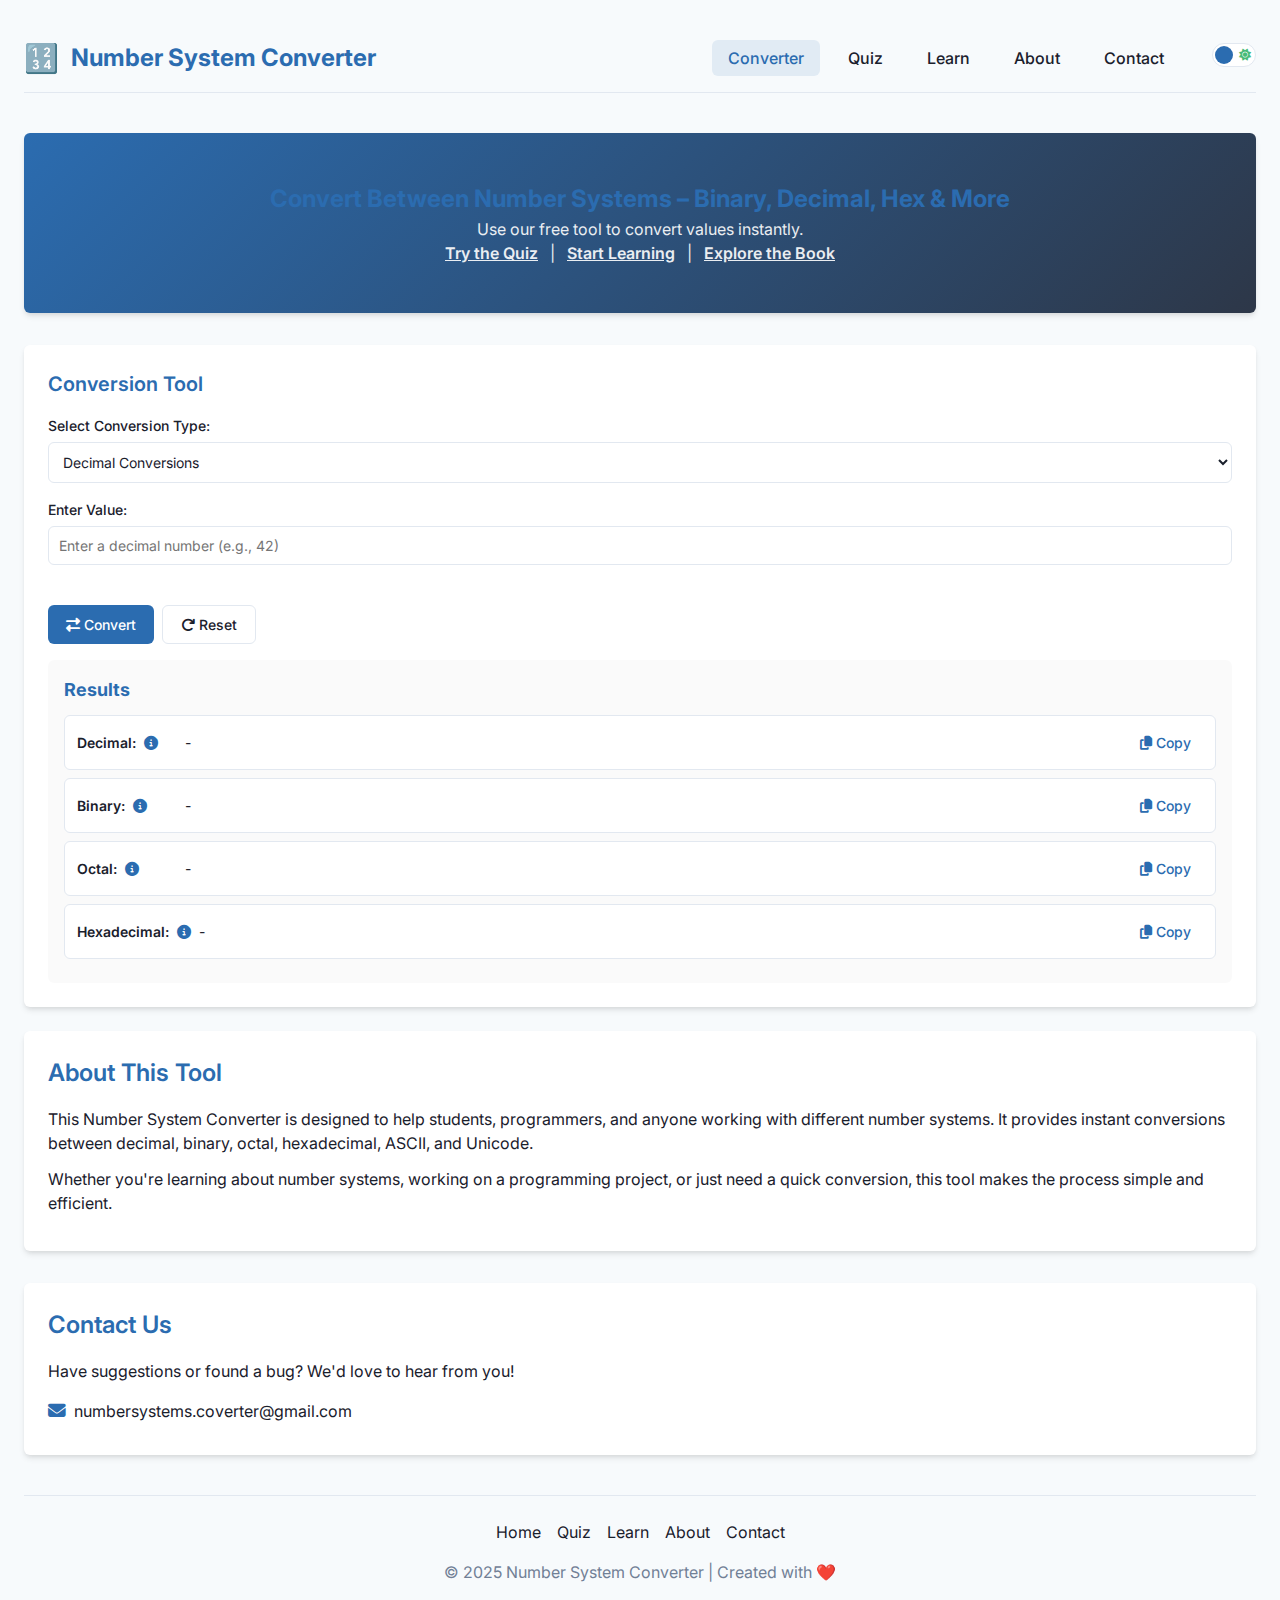
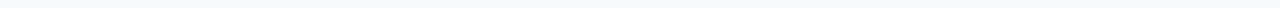
<file: index.html>
<!DOCTYPE html>
<html lang="en">
<head>
  <meta charset="UTF-8" />
  <meta name="viewport" content="width=device-width, initial-scale=1.0" />

  <title>Number System Converter | Binary, Decimal, Hex & More</title>

  <!-- SEO Meta Tags -->
  <meta name="description" content="Convert between binary, decimal, hexadecimal, octal, ASCII, and Unicode with our free tool. Learn, quiz, and explore number systems easily.">
  <meta name="keywords" content="Number System Converter, Binary to Decimal, Decimal to Hex, Hexadecimal, Octal, ASCII, Unicode, Number System Quiz, Learn Number Systems, Convert Numbers Online">
  <meta name="author" content="Fatema">
  <meta name="robots" content="index, follow" />
  <link rel="canonical" href="https://numbersystems.fattah.xyz/" />

  <!-- Google Verification -->
  <meta name="google-site-verification" content="0BHWTG-zSMTlhV0ss-3LLmT5tR9ZDhRiJmm3hHairBU" />

  <!-- Open Graph (Social Sharing) -->
  <meta property="og:title" content="Number System Converter - Free Online Tool" />
  <meta property="og:description" content="Convert between binary, decimal, hex, octal, ASCII & Unicode. Includes quizzes and learning guides." />
  <meta property="og:type" content="website" />
  <meta property="og:url" content="https://numbersystems.fattah.xyz/" />
  <meta property="og:image" content="https://numbersystems.fattah.xyz/cover.png" /> <!-- Replace if needed -->

  <!-- Twitter Card -->
  <meta name="twitter:card" content="summary_large_image" />
  <meta name="twitter:title" content="Number System Converter - Fast & Easy Tool" />
  <meta name="twitter:description" content="Convert and learn number systems: binary, decimal, hexadecimal & more." />
  <meta name="twitter:image" content="https://numbersystems.fattah.xyz/cover.png" />

  <!-- Favicon -->
  <link rel="icon" type="image/emoji" href="data:image/svg+xml,<svg xmlns=%22http://www.w3.org/2000/svg%22 viewBox=%220 0 100 100%22><text y=%22.9em%22 font-size=%2290%22>🔢</text></svg>">

  <!-- Fonts & Styles -->
  <link rel="preconnect" href="https://fonts.googleapis.com" />
  <link rel="preconnect" href="https://fonts.gstatic.com" crossorigin />
  <link href="https://fonts.googleapis.com/css2?family=Inter:wght@400;500;600;700&family=JetBrains+Mono:wght@400;600&family=Poppins:wght@300;400;500;600;700&display=swap" rel="stylesheet" />
  <link rel="stylesheet" href="https://cdnjs.cloudflare.com/ajax/libs/font-awesome/6.4.0/css/all.min.css" />
  <link rel="stylesheet" href="styles.css" />
  
  <!-- Pinterest tag -->
  <meta name="p:domain_verify" content="91960da19d62f7524ac56b4a70316d74"/>
  <meta name="p:domain_verify" content="91960da19d62f7524ac56b4a70316d74"/>
  
  <!-- AdSense -->
  <script async src="https://pagead2.googlesyndication.com/pagead/js/adsbygoogle.js?client=ca-pub-9073681227078811" crossorigin="anonymous"></script>
  <!-- Google tag (gtag.js) -->
<script async src="https://www.googletagmanager.com/gtag/js?id=G-TX4M03FGCB"></script>
<script>
  window.dataLayer = window.dataLayer || [];
  function gtag(){dataLayer.push(arguments);}
  gtag('js', new Date());

  gtag('config', 'G-TX4M03FGCB');
</script>
</head>


 <body>
    <div class="container">
        <header class="site-header">
            <div class="logo-container">
                <div class="logo">🔢</div>
                <h1>Number System Converter</h1>
            </div>
            <nav class="main-nav">
                <ul>
                    <li><a href="index.html" class="active">Converter</a></li>
                    <li><a href="quiz.html">Quiz</a></li>
                    <li><a href="learn.html">Learn</a></li>
                    <li><a href="#about">About</a></li>
                    <li><a href="#contact">Contact</a></li>
                </ul>
            </nav>
            <div class="theme-toggle">
                <input type="checkbox" id="theme-toggle-checkbox">
                <label for="theme-toggle-checkbox" class="toggle-label">
                    <i class="fas fa-moon"></i>
                    <i class="fas fa-sun"></i>
                    <div class="toggle-ball"></div>
                </label>
            </div>
        </header>

        <section class="hero-section">
  <div class="hero-content">
    <h1>Convert Between Number Systems – Binary, Decimal, Hex & More</h1>
    <p>
      Use our free tool to convert values instantly.<br />
      <a href="quiz.html" class="hero-link">Try the Quiz</a> |
      <a href="learn.html" class="hero-link">Start Learning</a> |
      <a href="https://amzn.to/4fUGDnO" class="hero-link" target="_blank" rel="noopener noreferrer">Explore the Book</a>
    </p>
  </div>
</section>


        <main>
            <div class="converter-card">
                <div class="converter-header">
                    <h2>Conversion Tool</h2>
                </div>
                
                <div class="conversion-type">
                    <label for="conversion-select">Select Conversion Type:</label>
                    <select id="conversion-select">
                        <option value="decimal">Decimal Conversions</option>
                        <option value="binary">Binary Conversions</option>
                        <option value="octal">Octal Conversions</option>
                        <option value="hexadecimal">Hexadecimal Conversions</option>
                        <option value="ascii">ASCII ↔ Binary</option>
                        <option value="unicode">Unicode ↔ Binary</option>
                    </select>
                </div>

                <div class="input-section">
                    <label for="input-value">Enter Value:</label>
                    <input type="text" id="input-value" placeholder="Enter a value to convert">
                    <div class="error-message" id="error-message"></div>
                </div>

                <div class="buttons">
                    <button id="convert-btn" class="primary-btn"><i class="fas fa-exchange-alt"></i> Convert</button>
                    <!-- Add after the convert button -->
                    <div id="conversion-spinner" class="spinner"></div>
                    <button id="reset-btn" class="secondary-btn"><i class="fas fa-redo"></i> Reset</button>
                    <button id="back-to-top" class="back-to-top">Back to Top</button>
                </div>

                <div class="results-section">
                    <h3>Results</h3>
                    <div class="result-container" id="decimal-result">
                        <div class="result-label">
                            Decimal:
                            <span class="tooltip-icon" data-tooltip="Base-10 number system using digits 0-9. The standard number system used in everyday life.">
                                <i class="fas fa-info-circle"></i>
                            </span>
                        </div>
                        <div class="result-value" id="decimal-value">-</div>
                        <button class="copy-btn" data-result="decimal-value" title="Copy result">
                            <i class="fas fa-copy"></i> Copy
                        </button>
                    </div>
                    <div class="result-container" id="binary-result">
                        <div class="result-label">
                            Binary:
                            <span class="tooltip-icon" data-tooltip="Base-2 number system using only 0 and 1. Used by computers for all internal operations.">
                                <i class="fas fa-info-circle"></i>
                            </span>
                        </div>
                        <div class="result-value" id="binary-value">-</div>
                        <button class="copy-btn" data-result="binary-value" title="Copy result">
                            <i class="fas fa-copy"></i> Copy
                        </button>
                    </div>
                    <div class="result-container" id="octal-result">
                        <div class="result-label">
                            Octal:
                            <span class="tooltip-icon" data-tooltip="Base-8 number system using digits 0-7. Historically used in computing as a more concise way to represent binary.">
                                <i class="fas fa-info-circle"></i>
                            </span>
                        </div>
                        <div class="result-value" id="octal-value">-</div>
                        <button class="copy-btn" data-result="octal-value" title="Copy result">
                            <i class="fas fa-copy"></i> Copy
                        </button>
                    </div>
                    <div class="result-container" id="hexadecimal-result">
                        <div class="result-label">
                            Hexadecimal:
                            <span class="tooltip-icon" data-tooltip="Base-16 number system using digits 0-9 and letters A-F. Commonly used in computing for memory addresses and color codes.">
                                <i class="fas fa-info-circle"></i>
                            </span>
                        </div>
                        <div class="result-value" id="hexadecimal-value">-</div>
                        <button class="copy-btn" data-result="hexadecimal-value" title="Copy result">
                            <i class="fas fa-copy"></i> Copy
                        </button>
                    </div>
                    <div class="result-container" id="ascii-result">
                        <div class="result-label">
                            ASCII/Text:
                            <span class="tooltip-icon" data-tooltip="ASCII is a character encoding standard that assigns numerical values to letters, digits, and other characters. Each character is represented by 7 or 8 bits.">
                                <i class="fas fa-info-circle"></i>
                            </span>
                        </div>
                        <div class="result-value" id="ascii-value">-</div>
                        <button class="copy-btn" data-result="ascii-value" title="Copy result">
                            <i class="fas fa-copy"></i> Copy
                        </button>
                    </div>
                </div>
            </div>
        </main>

        <section id="about" class="about-section">
            <div class="section-card">
                <h2>About This Tool</h2>
                <p>This Number System Converter is designed to help students, programmers, and anyone working with different number systems. It provides instant conversions between decimal, binary, octal, hexadecimal, ASCII, and Unicode.</p>
                <p>Whether you're learning about number systems, working on a programming project, or just need a quick conversion, this tool makes the process simple and efficient.</p>
            </div>
        </section>

        <section id="contact" class="contact-section">
            <div class="section-card">
                <h2>Contact Us</h2>
                <p>Have suggestions or found a bug? We'd love to hear from you!</p>
                <div class="contact-info">
                    <div class="contact-item">
                        <i class="fas fa-envelope"></i>
                        <span>numbersystems.coverter@gmail.com</span>
                    </div>
                </div>
            </div>
        </section>

        <footer>
            <div class="footer-content">
                <div class="footer-links">
                    <a href="index.html">Home</a>
                    <a href="quiz.html">Quiz</a>
                    <a href="learn.html">Learn</a>
                    <a href="#about">About</a>
                    <a href="#contact">Contact</a>
                </div>
                <p>© 2025 Number System Converter | Created with ❤️</p>
            </div>
        </footer>
    </div>

    <script src="script.js"></script>
</body>
</html>
</file>
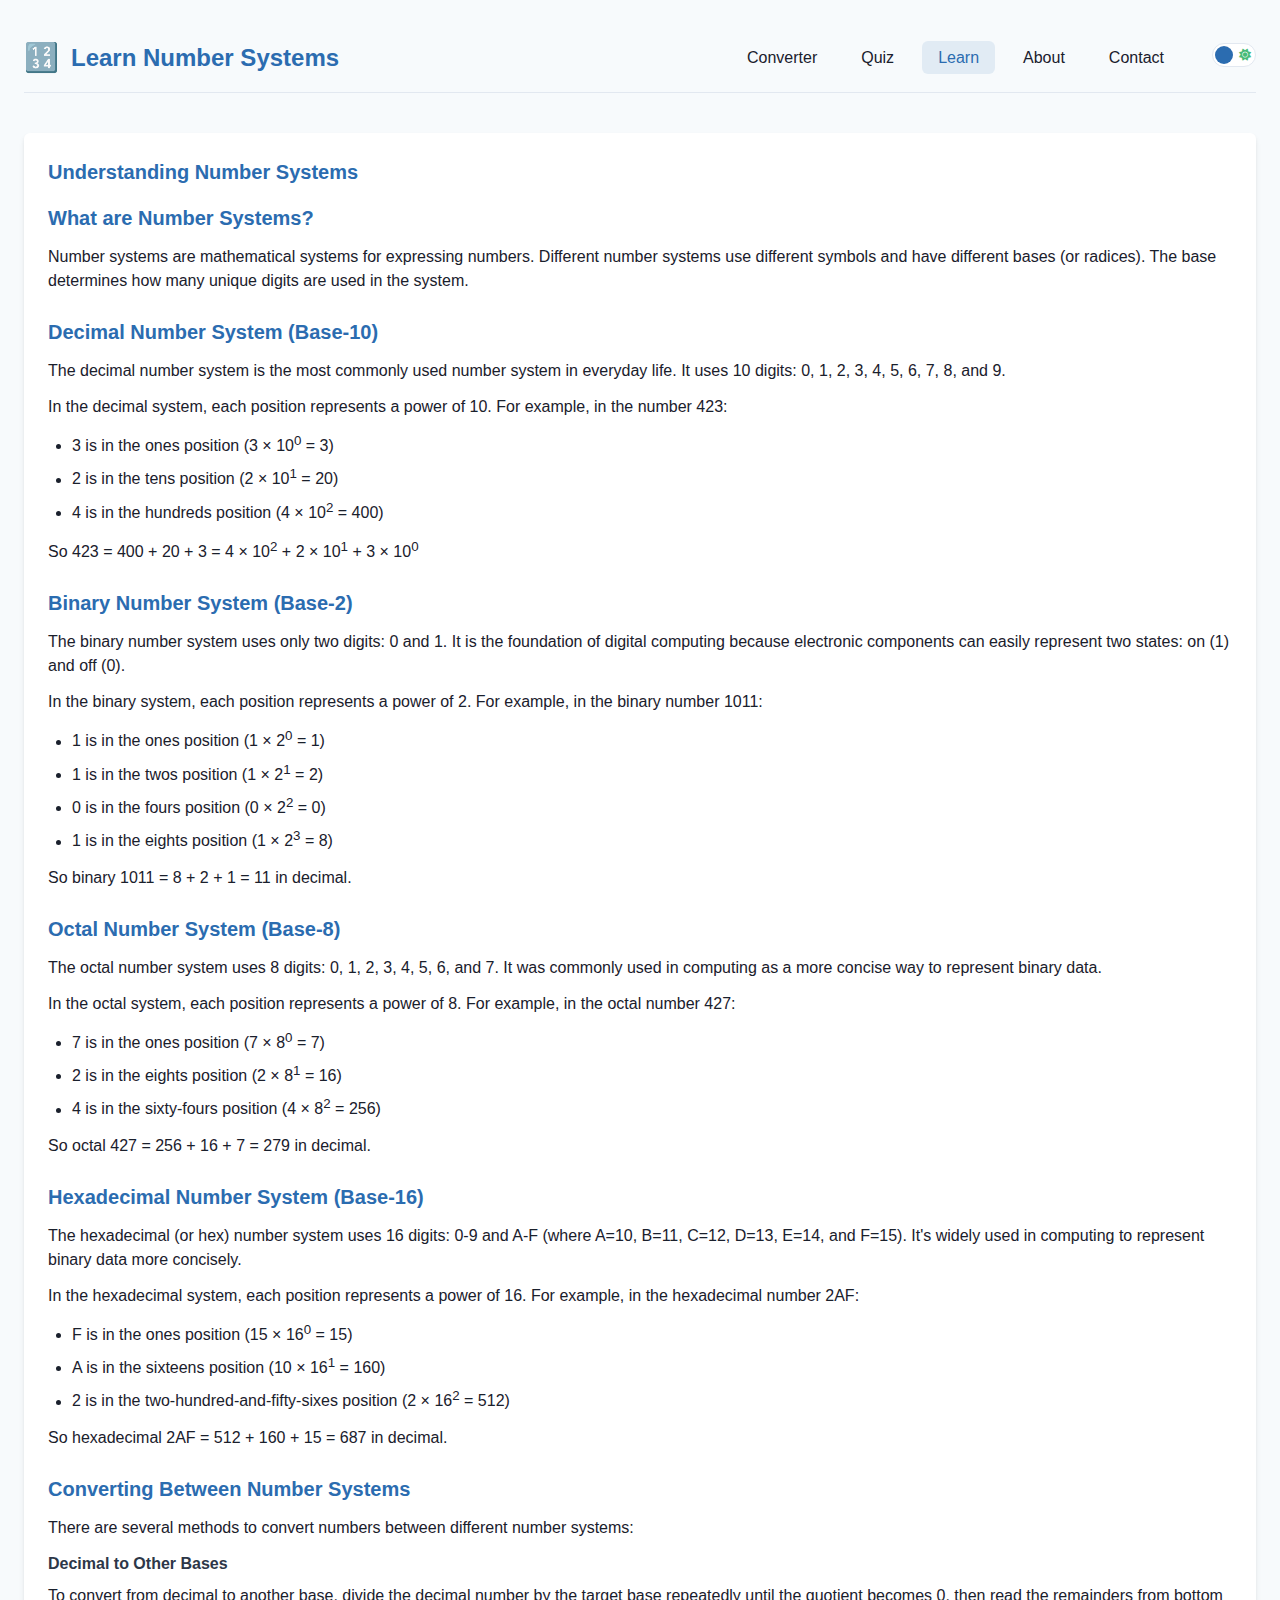
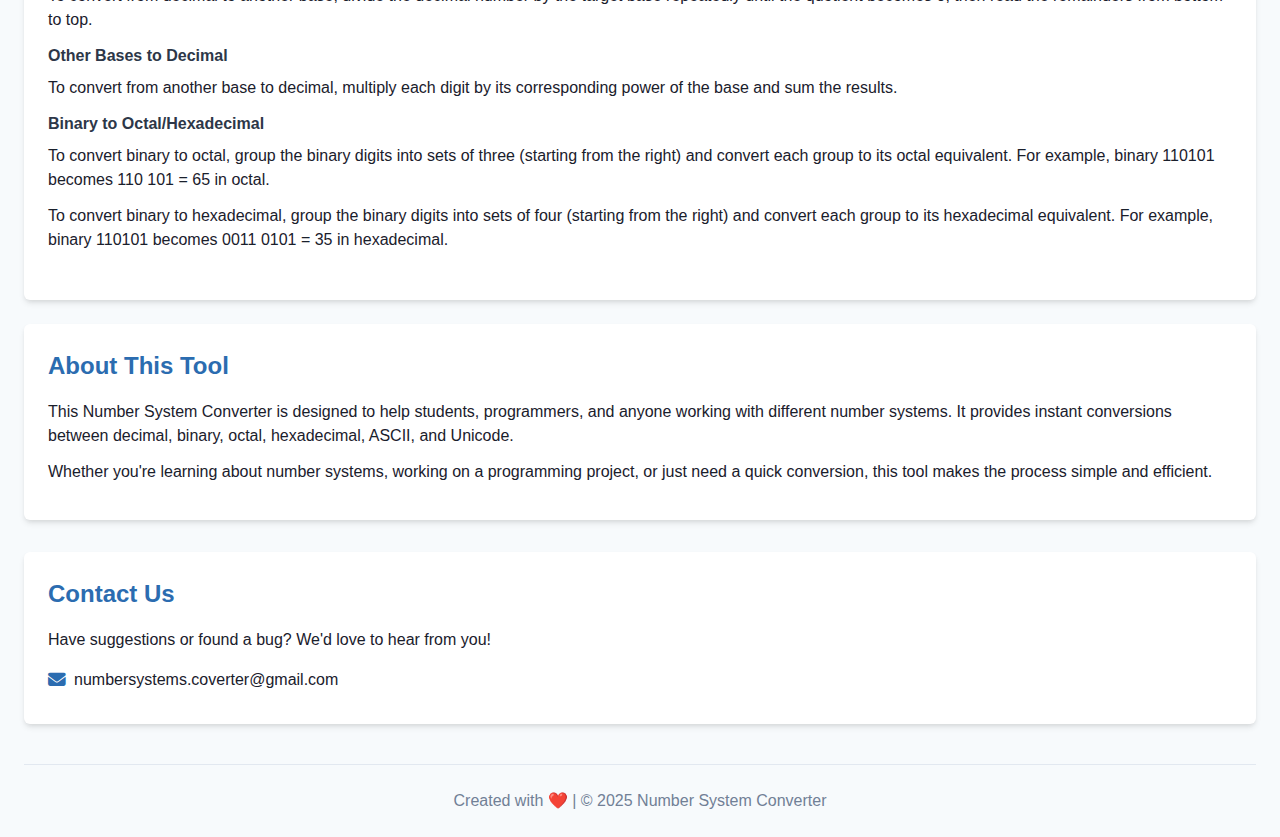
<file: learn.html>
<!DOCTYPE html>
<html lang="en">
<head>
    <meta charset="UTF-8">
    <meta name="viewport" content="width=device-width, initial-scale=1.0">
    <title>Learn Number Systems | Binary, Decimal, Hex & Octal Explained</title>
    <meta name="description" content="Understand number systems with simple explanations. Learn how to convert between binary, decimal, hex, octal, and more.">
    <meta property="og:title" content="Learn Number Systems - Simple, Visual Guide" />
    <meta property="og:description" content="Learn number systems like binary, hex, octal and decimal with examples and easy explanations." />

    <title>Learn Number Systems | Number System Converter</title>
    <meta name="description" content="Learn about different number systems including binary, decimal, octal, and hexadecimal. Understand how to convert between number systems.">
    <link rel="stylesheet" href="styles.css">
    <link rel="preconnect" href="https://fonts.googleapis.com">
    <link rel="preconnect" href="https://fonts.gstatic.com" crossorigin>
    <link href="https://fonts.googleapis.com/css2?family=Poppins:wght@300;400;500;600;700&display=swap" rel="stylesheet">
    <link rel="stylesheet" href="https://cdnjs.cloudflare.com/ajax/libs/font-awesome/6.4.0/css/all.min.css">
    <link rel="icon" href="data:image/svg+xml,<svg xmlns=%22http://www.w3.org/2000/svg%22 viewBox=%220 0 100 100%22><text y=%22.9em%22 font-size=%2290%22>🔢</text></svg>">
    <script async src="https://pagead2.googlesyndication.com/pagead/js/adsbygoogle.js?client=ca-pub-9073681227078811"
     crossorigin="anonymous"></script>
    <!-- Google tag (gtag.js) -->
<script async src="https://www.googletagmanager.com/gtag/js?id=G-TX4M03FGCB"></script>
<script>
  window.dataLayer = window.dataLayer || [];
  function gtag(){dataLayer.push(arguments);}
  gtag('js', new Date());

  gtag('config', 'G-TX4M03FGCB');
</script>
</head>
<body>
    <div class="container">
        <header class="site-header">
            <div class="logo-container">
                <div class="logo">🔢</div>
                <h1>Learn Number Systems</h1>
            </div>
            <nav class="main-nav">
                <ul>
                    <li><a href="index.html">Converter</a></li>
                    <li><a href="quiz.html">Quiz</a></li>
                    <li><a href="learn.html" class="active">Learn</a></li>
                    <li><a href="#about">About</a></li>
                    <li><a href="#contact">Contact</a></li>
                </ul>
            </nav>
            <div class="theme-toggle">
                <input type="checkbox" id="theme-toggle-checkbox">
                <label for="theme-toggle-checkbox" class="toggle-label">
                    <i class="fas fa-moon"></i>
                    <i class="fas fa-sun"></i>
                    <div class="toggle-ball"></div>
                </label>
            </div>
        </header>

        <main>
            <div class="learn-card">
                <div class="learn-header">
                    <h2>Understanding Number Systems</h2>
                </div>
                
                <div class="learn-section">
                    <h3>What are Number Systems?</h3>
                    <p>Number systems are mathematical systems for expressing numbers. Different number systems use different symbols and have different bases (or radices). The base determines how many unique digits are used in the system.</p>
                </div>
                
                <div class="learn-section">
                    <h3>Decimal Number System (Base-10)</h3>
                    <p>The decimal number system is the most commonly used number system in everyday life. It uses 10 digits: 0, 1, 2, 3, 4, 5, 6, 7, 8, and 9.</p>
                    <p>In the decimal system, each position represents a power of 10. For example, in the number 423:</p>
                    <ul>
                        <li>3 is in the ones position (3 × 10<sup>0</sup> = 3)</li>
                        <li>2 is in the tens position (2 × 10<sup>1</sup> = 20)</li>
                        <li>4 is in the hundreds position (4 × 10<sup>2</sup> = 400)</li>
                    </ul>
                    <p>So 423 = 400 + 20 + 3 = 4 × 10<sup>2</sup> + 2 × 10<sup>1</sup> + 3 × 10<sup>0</sup></p>
                </div>
                
                <div class="learn-section">
                    <h3>Binary Number System (Base-2)</h3>
                    <p>The binary number system uses only two digits: 0 and 1. It is the foundation of digital computing because electronic components can easily represent two states: on (1) and off (0).</p>
                    <p>In the binary system, each position represents a power of 2. For example, in the binary number 1011:</p>
                    <ul>
                        <li>1 is in the ones position (1 × 2<sup>0</sup> = 1)</li>
                        <li>1 is in the twos position (1 × 2<sup>1</sup> = 2)</li>
                        <li>0 is in the fours position (0 × 2<sup>2</sup> = 0)</li>
                        <li>1 is in the eights position (1 × 2<sup>3</sup> = 8)</li>
                    </ul>
                    <p>So binary 1011 = 8 + 2 + 1 = 11 in decimal.</p>
                </div>
                
                <div class="learn-section">
                    <h3>Octal Number System (Base-8)</h3>
                    <p>The octal number system uses 8 digits: 0, 1, 2, 3, 4, 5, 6, and 7. It was commonly used in computing as a more concise way to represent binary data.</p>
                    <p>In the octal system, each position represents a power of 8. For example, in the octal number 427:</p>
                    <ul>
                        <li>7 is in the ones position (7 × 8<sup>0</sup> = 7)</li>
                        <li>2 is in the eights position (2 × 8<sup>1</sup> = 16)</li>
                        <li>4 is in the sixty-fours position (4 × 8<sup>2</sup> = 256)</li>
                    </ul>
                    <p>So octal 427 = 256 + 16 + 7 = 279 in decimal.</p>
                </div>
                
                <div class="learn-section">
                    <h3>Hexadecimal Number System (Base-16)</h3>
                    <p>The hexadecimal (or hex) number system uses 16 digits: 0-9 and A-F (where A=10, B=11, C=12, D=13, E=14, and F=15). It's widely used in computing to represent binary data more concisely.</p>
                    <p>In the hexadecimal system, each position represents a power of 16. For example, in the hexadecimal number 2AF:</p>
                    <ul>
                        <li>F is in the ones position (15 × 16<sup>0</sup> = 15)</li>
                        <li>A is in the sixteens position (10 × 16<sup>1</sup> = 160)</li>
                        <li>2 is in the two-hundred-and-fifty-sixes position (2 × 16<sup>2</sup> = 512)</li>
                    </ul>
                    <p>So hexadecimal 2AF = 512 + 160 + 15 = 687 in decimal.</p>
                </div>
                
                <div class="learn-section">
                    <h3>Converting Between Number Systems</h3>
                    <p>There are several methods to convert numbers between different number systems:</p>
                    
                    <h4>Decimal to Other Bases</h4>
                    <p>To convert from decimal to another base, divide the decimal number by the target base repeatedly until the quotient becomes 0, then read the remainders from bottom to top.</p>
                    
                    <h4>Other Bases to Decimal</h4>
                    <p>To convert from another base to decimal, multiply each digit by its corresponding power of the base and sum the results.</p>
                    
                    <h4>Binary to Octal/Hexadecimal</h4>
                    <p>To convert binary to octal, group the binary digits into sets of three (starting from the right) and convert each group to its octal equivalent. For example, binary 110101 becomes 110 101 = 65 in octal.</p>
                    <p>To convert binary to hexadecimal, group the binary digits into sets of four (starting from the right) and convert each group to its hexadecimal equivalent. For example, binary 110101 becomes 0011 0101 = 35 in hexadecimal.</p>
                    <button id="back-to-top" class="back-to-top">Back to Top</button>
        </main>

        <section id="about" class="about-section">
            <div class="section-card">
                <h2>About This Tool</h2>
                <p>This Number System Converter is designed to help students, programmers, and anyone working with different number systems. It provides instant conversions between decimal, binary, octal, hexadecimal, ASCII, and Unicode.</p>
                <p>Whether you're learning about number systems, working on a programming project, or just need a quick conversion, this tool makes the process simple and efficient.</p>
            </div>
        </section>
        <section id="contact" class="contact-section">
            <div class="section-card">
                <h2>Contact Us</h2>
                <p>Have suggestions or found a bug? We'd love to hear from you!</p>
                <div class="contact-info">
                    <div class="contact-item">
                        <i class="fas fa-envelope"></i>
                        <span>numbersystems.coverter@gmail.com</span>
                    </div>
                </div>
            </div>
        </section>

        <footer>
            <p>Created with ❤️ | © 2025 Number System Converter</p>
        </footer>
    </div>

    <script src="learn.js"></script>
    </body>
    </html>
<!-- Add inside each number system section -->
</file>
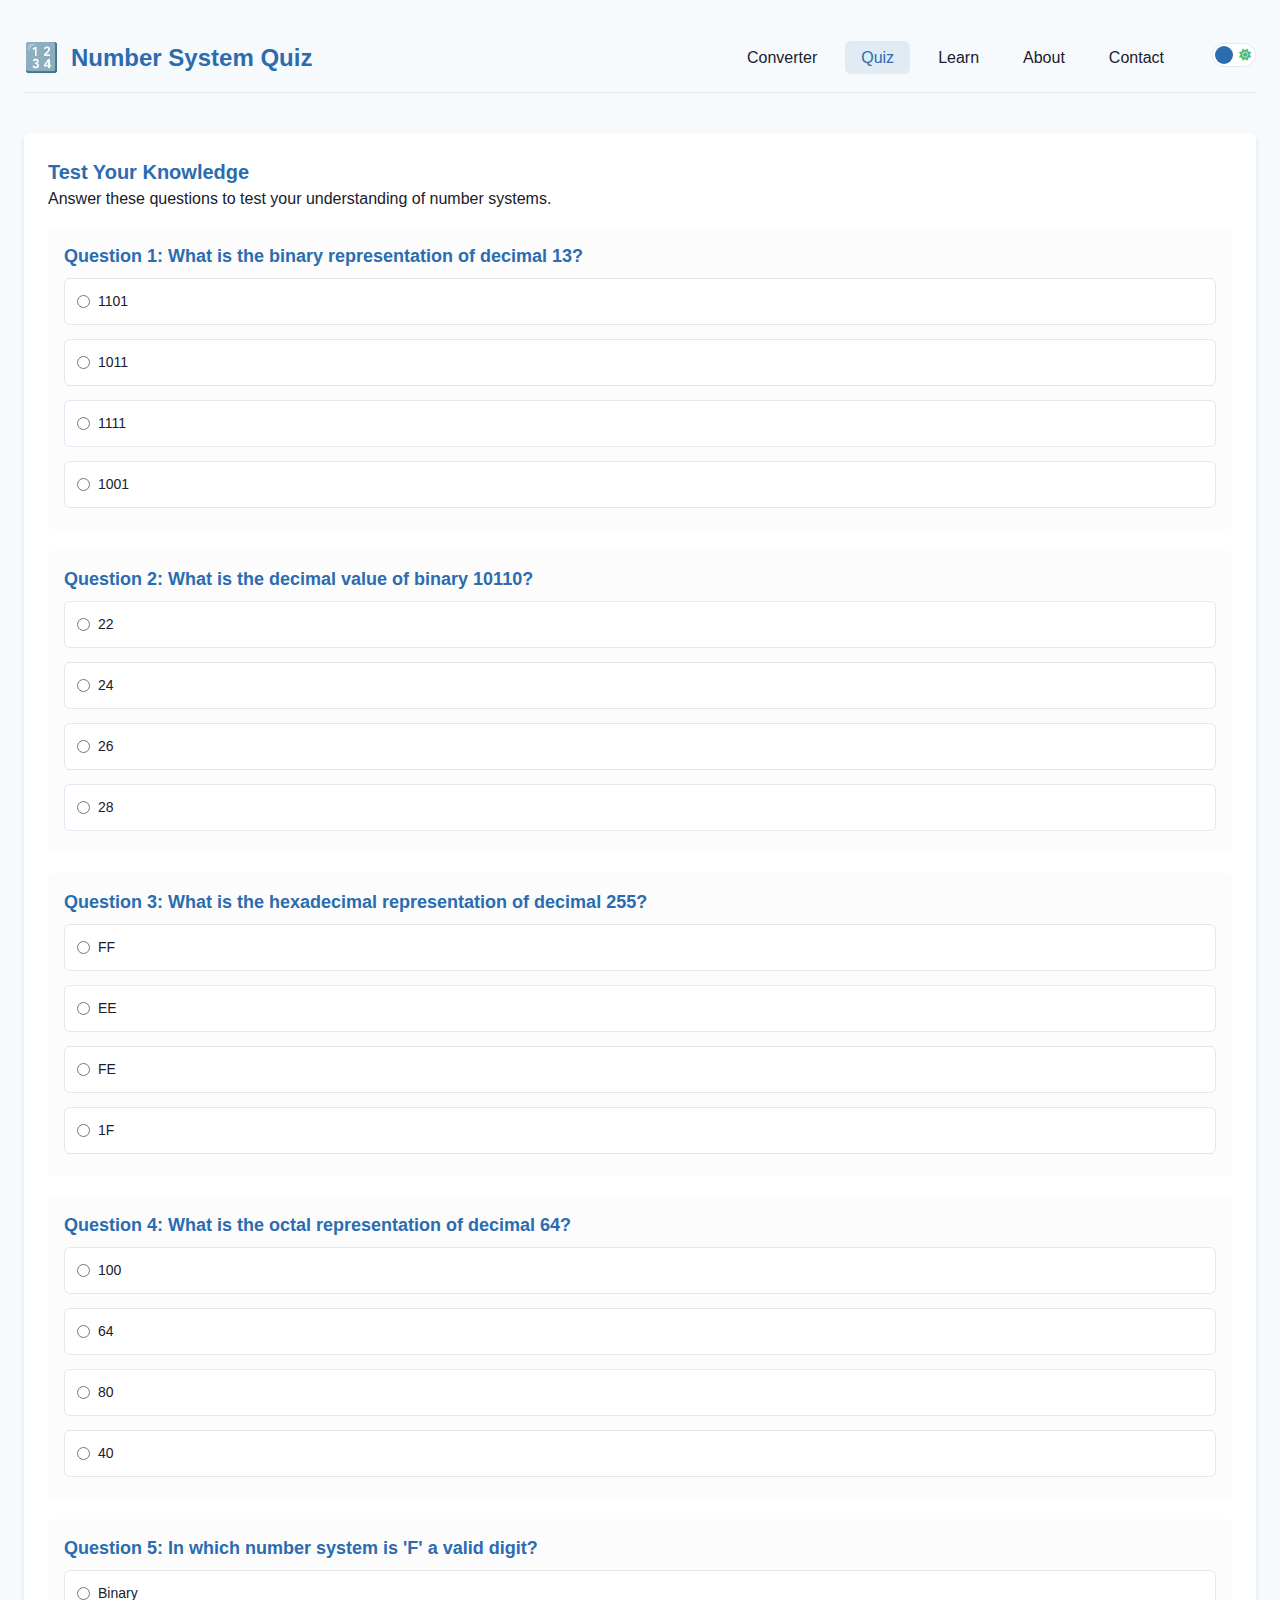
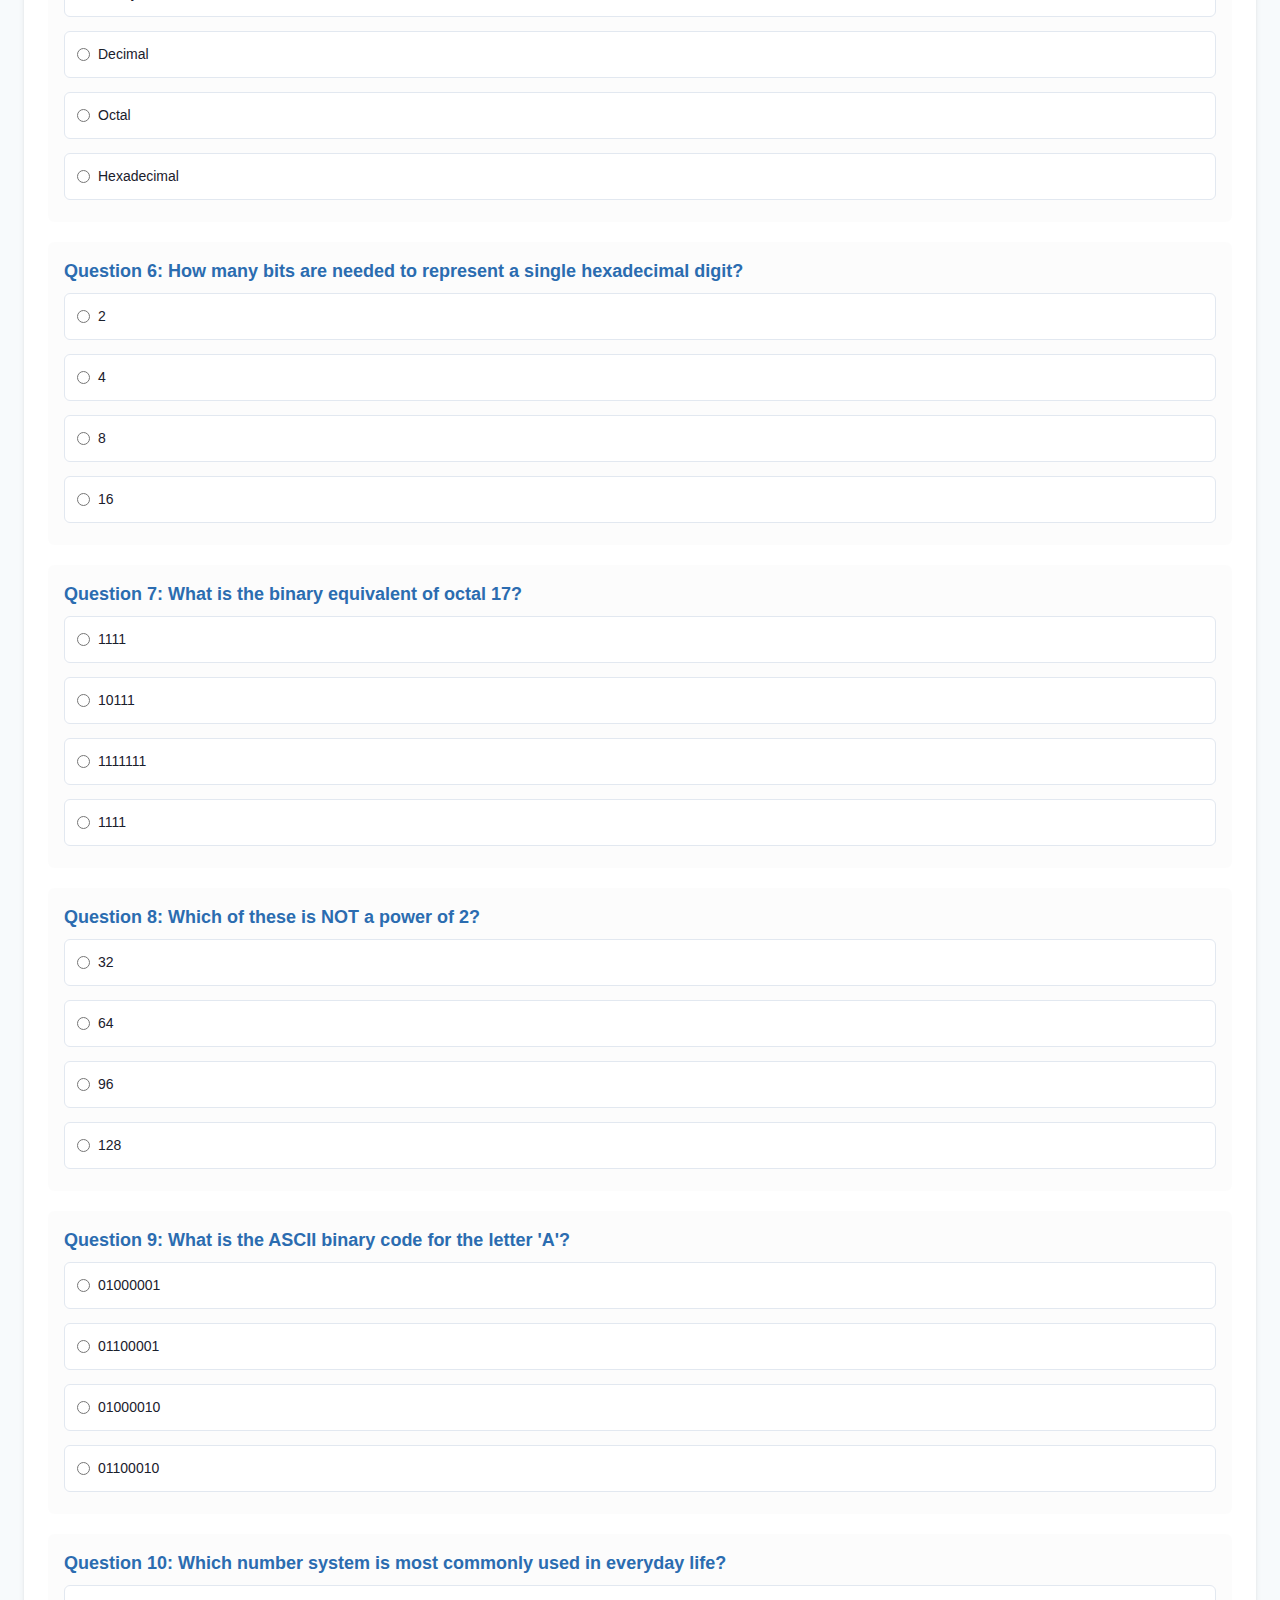
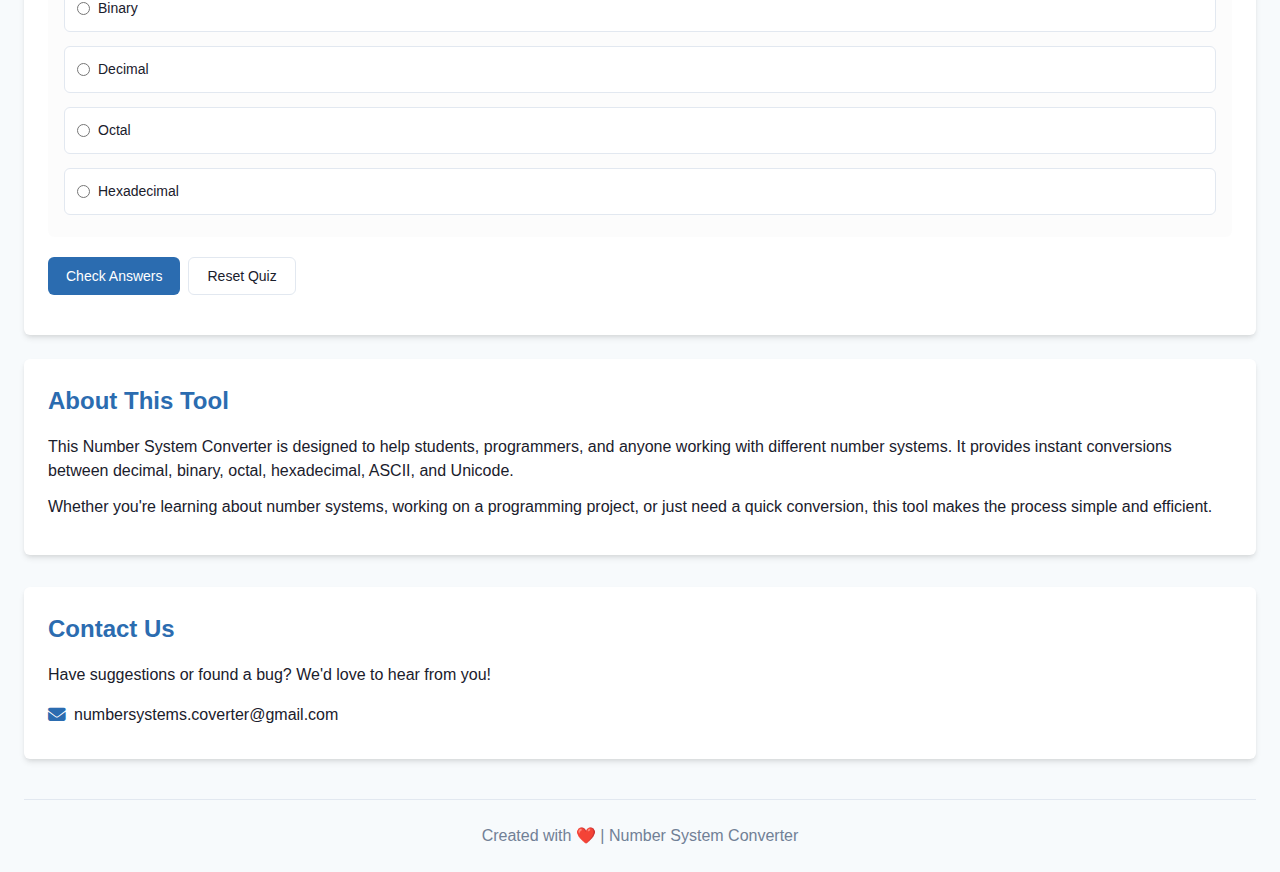
<file: quiz.html>
<!DOCTYPE html>
<html lang="en">
<head>
    <meta charset="UTF-8">
    <meta name="viewport" content="width=device-width, initial-scale=1.0">
    <title>Number System Quiz | Test Your Binary, Decimal & Hex Skills</title>
    <meta name="description" content="Take a free quiz to test your number system knowledge. Covers binary, decimal, hexadecimal, octal and more. Score, hints and instant results.">
    <meta property="og:title" content="Number System Quiz - Challenge Your Brain!" />
    <meta property="og:description" content="Free online quiz for number systems. Practice binary, decimal, hex, and more." />
    <title>Number System Quiz | Number System Converter</title>
    <link rel="stylesheet" href="styles.css">
    <link rel="preconnect" href="https://fonts.googleapis.com">
    <link rel="preconnect" href="https://fonts.gstatic.com" crossorigin>
    <link href="https://fonts.googleapis.com/css2?family=Poppins:wght@300;400;500;600;700&display=swap" rel="stylesheet">
    <link rel="stylesheet" href="https://cdnjs.cloudflare.com/ajax/libs/font-awesome/6.4.0/css/all.min.css">
    <link rel="icon" href="data:image/svg+xml,<svg xmlns=%22http://www.w3.org/2000/svg%22 viewBox=%220 0 100 100%22><text y=%22.9em%22 font-size=%2290%22>🔢</text></svg>">
    <script async src="https://pagead2.googlesyndication.com/pagead/js/adsbygoogle.js?client=ca-pub-9073681227078811"
     crossorigin="anonymous"></script>
</head>
<body>
    <div class="container">
        <header class="site-header">
            <div class="logo-container">
                <div class="logo">🔢</div>
                <h1>Number System Quiz</h1>
            </div>
            <nav class="main-nav">
                <ul>
                    <li><a href="index.html">Converter</a></li>
                    <li><a href="quiz.html" class="active">Quiz</a></li>
                    <li><a href="learn.html">Learn</a></li>
                    <li><a href="#about">About</a></li>
                    <li><a href="#contact">Contact</a></li>
                </ul>
            </nav>
            <div class="theme-toggle">
                <input type="checkbox" id="theme-toggle-checkbox">
                <label for="theme-toggle-checkbox" class="toggle-label">
                    <i class="fas fa-moon"></i>
                    <i class="fas fa-sun"></i>
                    <div class="toggle-ball"></div>
                </label>
            </div>
        </header>

        <main>
            <div class="quiz-card">
                <div class="quiz-header">
                    <h2>Test Your Knowledge</h2>
                    <p>Answer these questions to test your understanding of number systems.</p>
                </div>
                
                <div id="quiz-container">
                    <!-- Quiz questions will be inserted here by JavaScript -->
                </div>
                
                <div class="quiz-score" id="quiz-score"></div>
                
                <div class="buttons">
                    <button id="check-answers-btn" class="primary-btn">Check Answers</button>
                    <button id="reset-quiz-btn" class="secondary-btn">Reset Quiz</button>
                    <button id="back-to-top" class="back-to-top">Back to Top</button>
                </div>
            </div>
        </main>

        <section id="about" class="about-section">
            <div class="section-card">
                <h2>About This Tool</h2>
                <p>This Number System Converter is designed to help students, programmers, and anyone working with different number systems. It provides instant conversions between decimal, binary, octal, hexadecimal, ASCII, and Unicode.</p>
                <p>Whether you're learning about number systems, working on a programming project, or just need a quick conversion, this tool makes the process simple and efficient.</p>
            </div>
        </section>

        <section id="contact" class="contact-section">
            <div class="section-card">
                <h2>Contact Us</h2>
                <p>Have suggestions or found a bug? We'd love to hear from you!</p>
                <div class="contact-info">
                    <div class="contact-item">
                        <i class="fas fa-envelope"></i>
                        <span>numbersystems.coverter@gmail.com</span>
                    </div>
                </div>
            </div>
        </section>

        <footer>
            <p>Created with ❤️ | Number System Converter</p>
        </footer>
    </div>

    <script src="quiz.js"></script>
</body>
</html>
</file>
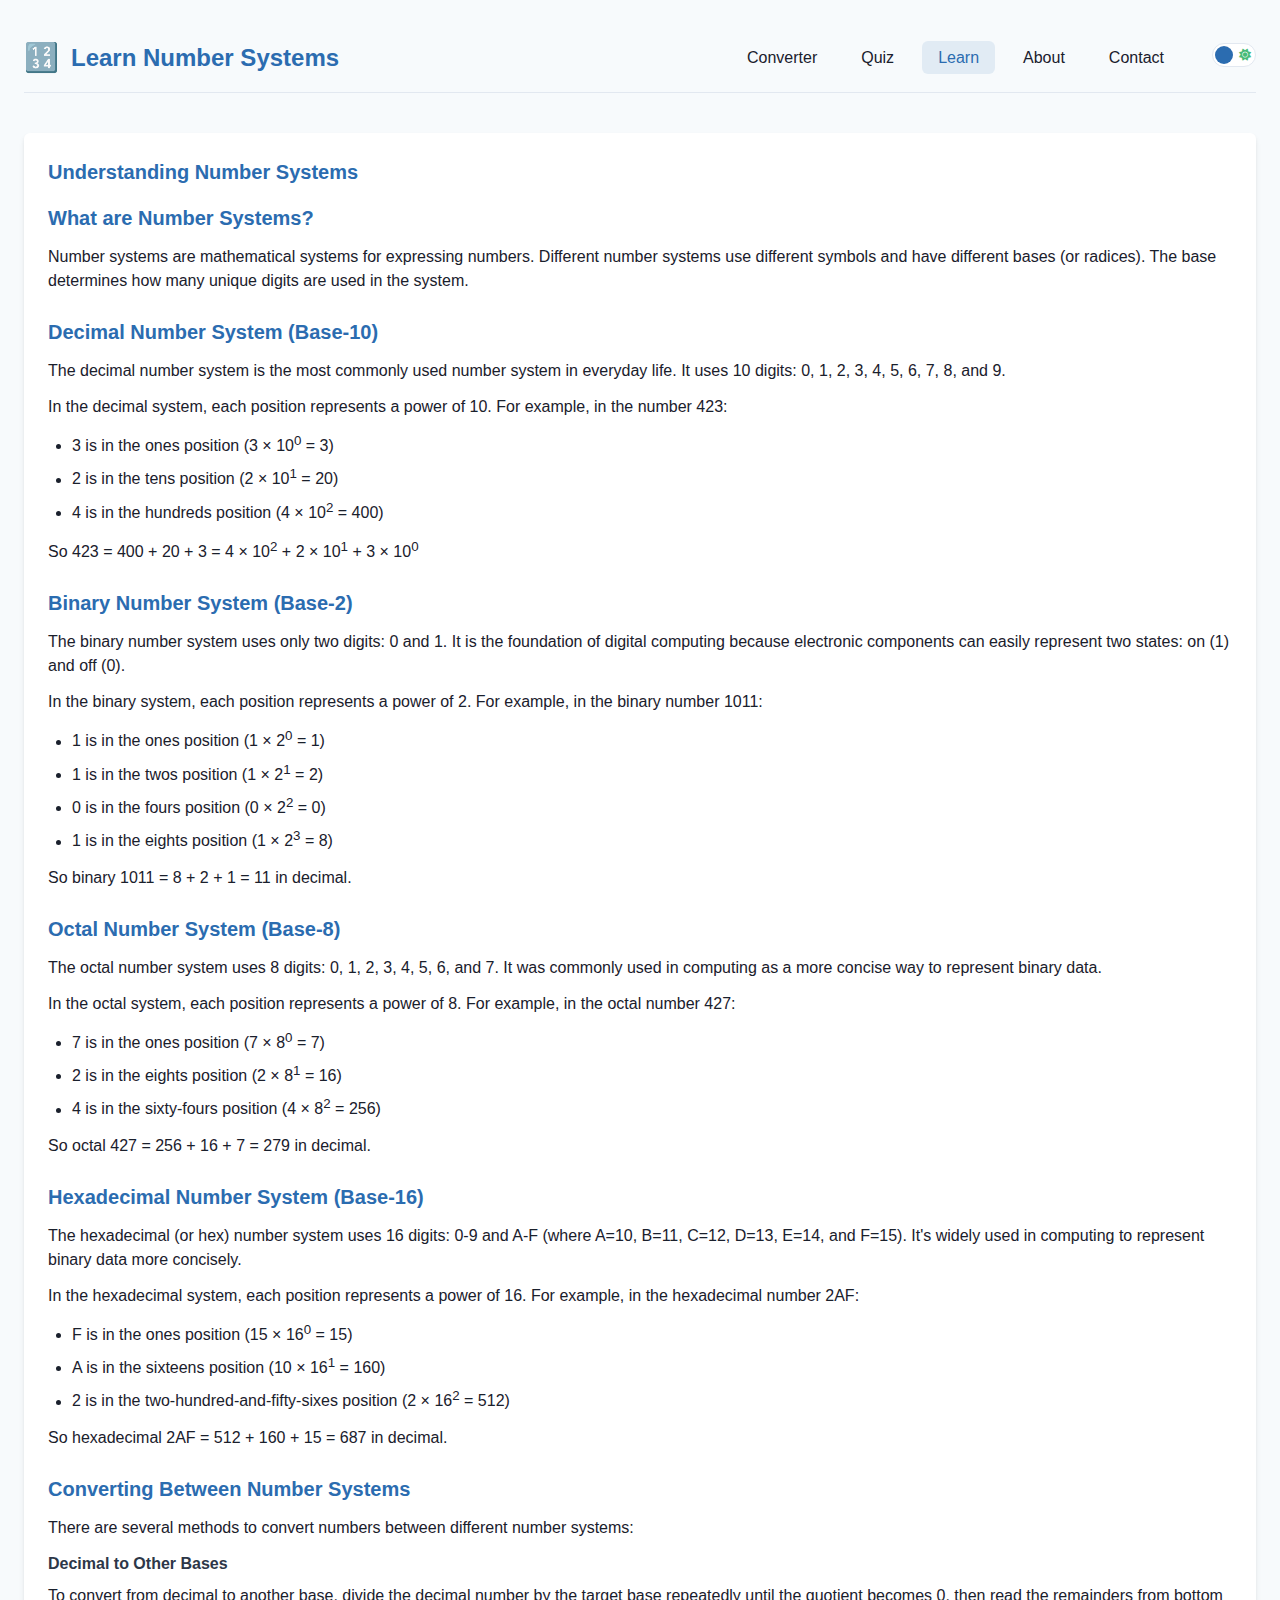
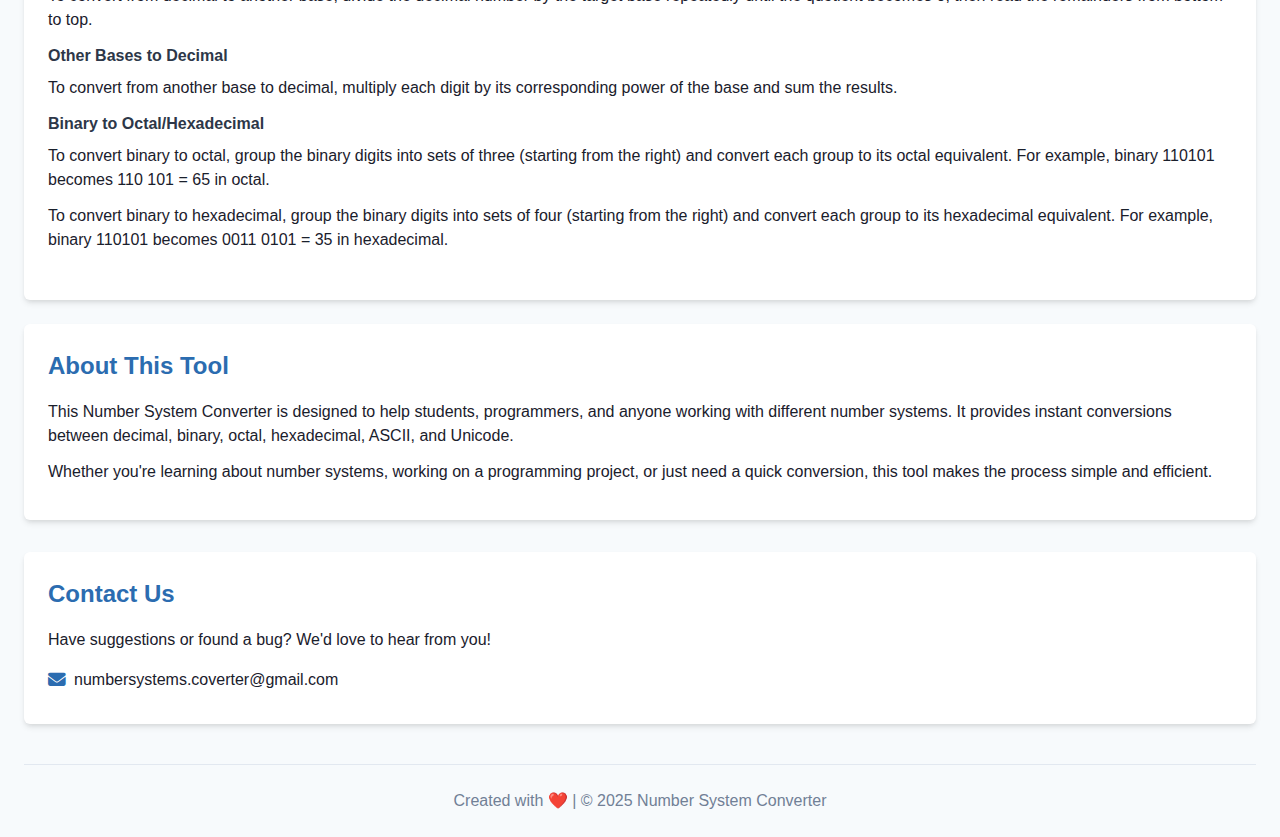
<file: numbersystems/learn.html>
<!DOCTYPE html>
<html lang="en">
<head>
    <meta charset="UTF-8">
    <meta name="viewport" content="width=device-width, initial-scale=1.0">
    <title>Learn Number Systems | Number System Converter</title>
    <meta name="description" content="Learn about different number systems including binary, decimal, octal, and hexadecimal. Understand how to convert between number systems.">
    <link rel="stylesheet" href="styles.css">
    <link rel="preconnect" href="https://fonts.googleapis.com">
    <link rel="preconnect" href="https://fonts.gstatic.com" crossorigin>
    <link href="https://fonts.googleapis.com/css2?family=Poppins:wght@300;400;500;600;700&display=swap" rel="stylesheet">
    <link rel="stylesheet" href="https://cdnjs.cloudflare.com/ajax/libs/font-awesome/6.4.0/css/all.min.css">
    <link rel="icon" href="data:image/svg+xml,<svg xmlns=%22http://www.w3.org/2000/svg%22 viewBox=%220 0 100 100%22><text y=%22.9em%22 font-size=%2290%22>🔢</text></svg>">
</head>
<body>
    <div class="container">
        <header class="site-header">
            <div class="logo-container">
                <div class="logo">🔢</div>
                <h1>Learn Number Systems</h1>
            </div>
            <nav class="main-nav">
                <ul>
                    <li><a href="index.html">Converter</a></li>
                    <li><a href="quiz.html">Quiz</a></li>
                    <li><a href="learn.html" class="active">Learn</a></li>
                    <li><a href="#about">About</a></li>
                    <li><a href="#contact">Contact</a></li>
                </ul>
            </nav>
            <div class="theme-toggle">
                <input type="checkbox" id="theme-toggle-checkbox">
                <label for="theme-toggle-checkbox" class="toggle-label">
                    <i class="fas fa-moon"></i>
                    <i class="fas fa-sun"></i>
                    <div class="toggle-ball"></div>
                </label>
            </div>
        </header>

        <main>
            <div class="learn-card">
                <div class="learn-header">
                    <h2>Understanding Number Systems</h2>
                </div>
                
                <div class="learn-section">
                    <h3>What are Number Systems?</h3>
                    <p>Number systems are mathematical systems for expressing numbers. Different number systems use different symbols and have different bases (or radices). The base determines how many unique digits are used in the system.</p>
                </div>
                
                <div class="learn-section">
                    <h3>Decimal Number System (Base-10)</h3>
                    <p>The decimal number system is the most commonly used number system in everyday life. It uses 10 digits: 0, 1, 2, 3, 4, 5, 6, 7, 8, and 9.</p>
                    <p>In the decimal system, each position represents a power of 10. For example, in the number 423:</p>
                    <ul>
                        <li>3 is in the ones position (3 × 10<sup>0</sup> = 3)</li>
                        <li>2 is in the tens position (2 × 10<sup>1</sup> = 20)</li>
                        <li>4 is in the hundreds position (4 × 10<sup>2</sup> = 400)</li>
                    </ul>
                    <p>So 423 = 400 + 20 + 3 = 4 × 10<sup>2</sup> + 2 × 10<sup>1</sup> + 3 × 10<sup>0</sup></p>
                </div>
                
                <div class="learn-section">
                    <h3>Binary Number System (Base-2)</h3>
                    <p>The binary number system uses only two digits: 0 and 1. It is the foundation of digital computing because electronic components can easily represent two states: on (1) and off (0).</p>
                    <p>In the binary system, each position represents a power of 2. For example, in the binary number 1011:</p>
                    <ul>
                        <li>1 is in the ones position (1 × 2<sup>0</sup> = 1)</li>
                        <li>1 is in the twos position (1 × 2<sup>1</sup> = 2)</li>
                        <li>0 is in the fours position (0 × 2<sup>2</sup> = 0)</li>
                        <li>1 is in the eights position (1 × 2<sup>3</sup> = 8)</li>
                    </ul>
                    <p>So binary 1011 = 8 + 2 + 1 = 11 in decimal.</p>
                </div>
                
                <div class="learn-section">
                    <h3>Octal Number System (Base-8)</h3>
                    <p>The octal number system uses 8 digits: 0, 1, 2, 3, 4, 5, 6, and 7. It was commonly used in computing as a more concise way to represent binary data.</p>
                    <p>In the octal system, each position represents a power of 8. For example, in the octal number 427:</p>
                    <ul>
                        <li>7 is in the ones position (7 × 8<sup>0</sup> = 7)</li>
                        <li>2 is in the eights position (2 × 8<sup>1</sup> = 16)</li>
                        <li>4 is in the sixty-fours position (4 × 8<sup>2</sup> = 256)</li>
                    </ul>
                    <p>So octal 427 = 256 + 16 + 7 = 279 in decimal.</p>
                </div>
                
                <div class="learn-section">
                    <h3>Hexadecimal Number System (Base-16)</h3>
                    <p>The hexadecimal (or hex) number system uses 16 digits: 0-9 and A-F (where A=10, B=11, C=12, D=13, E=14, and F=15). It's widely used in computing to represent binary data more concisely.</p>
                    <p>In the hexadecimal system, each position represents a power of 16. For example, in the hexadecimal number 2AF:</p>
                    <ul>
                        <li>F is in the ones position (15 × 16<sup>0</sup> = 15)</li>
                        <li>A is in the sixteens position (10 × 16<sup>1</sup> = 160)</li>
                        <li>2 is in the two-hundred-and-fifty-sixes position (2 × 16<sup>2</sup> = 512)</li>
                    </ul>
                    <p>So hexadecimal 2AF = 512 + 160 + 15 = 687 in decimal.</p>
                </div>
                
                <div class="learn-section">
                    <h3>Converting Between Number Systems</h3>
                    <p>There are several methods to convert numbers between different number systems:</p>
                    
                    <h4>Decimal to Other Bases</h4>
                    <p>To convert from decimal to another base, divide the decimal number by the target base repeatedly until the quotient becomes 0, then read the remainders from bottom to top.</p>
                    
                    <h4>Other Bases to Decimal</h4>
                    <p>To convert from another base to decimal, multiply each digit by its corresponding power of the base and sum the results.</p>
                    
                    <h4>Binary to Octal/Hexadecimal</h4>
                    <p>To convert binary to octal, group the binary digits into sets of three (starting from the right) and convert each group to its octal equivalent. For example, binary 110101 becomes 110 101 = 65 in octal.</p>
                    <p>To convert binary to hexadecimal, group the binary digits into sets of four (starting from the right) and convert each group to its hexadecimal equivalent. For example, binary 110101 becomes 0011 0101 = 35 in hexadecimal.</p>
                    <button id="back-to-top" class="back-to-top">Back to Top</button>
        </main>

        <section id="about" class="about-section">
            <div class="section-card">
                <h2>About This Tool</h2>
                <p>This Number System Converter is designed to help students, programmers, and anyone working with different number systems. It provides instant conversions between decimal, binary, octal, hexadecimal, ASCII, and Unicode.</p>
                <p>Whether you're learning about number systems, working on a programming project, or just need a quick conversion, this tool makes the process simple and efficient.</p>
            </div>
        </section>
        <section id="contact" class="contact-section">
            <div class="section-card">
                <h2>Contact Us</h2>
                <p>Have suggestions or found a bug? We'd love to hear from you!</p>
                <div class="contact-info">
                    <div class="contact-item">
                        <i class="fas fa-envelope"></i>
                        <span>numbersystems.coverter@gmail.com</span>
                    </div>
                </div>
            </div>
        </section>

        <footer>
            <p>Created with ❤️ | © 2025 Number System Converter</p>
        </footer>
    </div>

    <script src="learn.js"></script>
    </body>
    </html>
<!-- Add inside each number system section -->
</file>
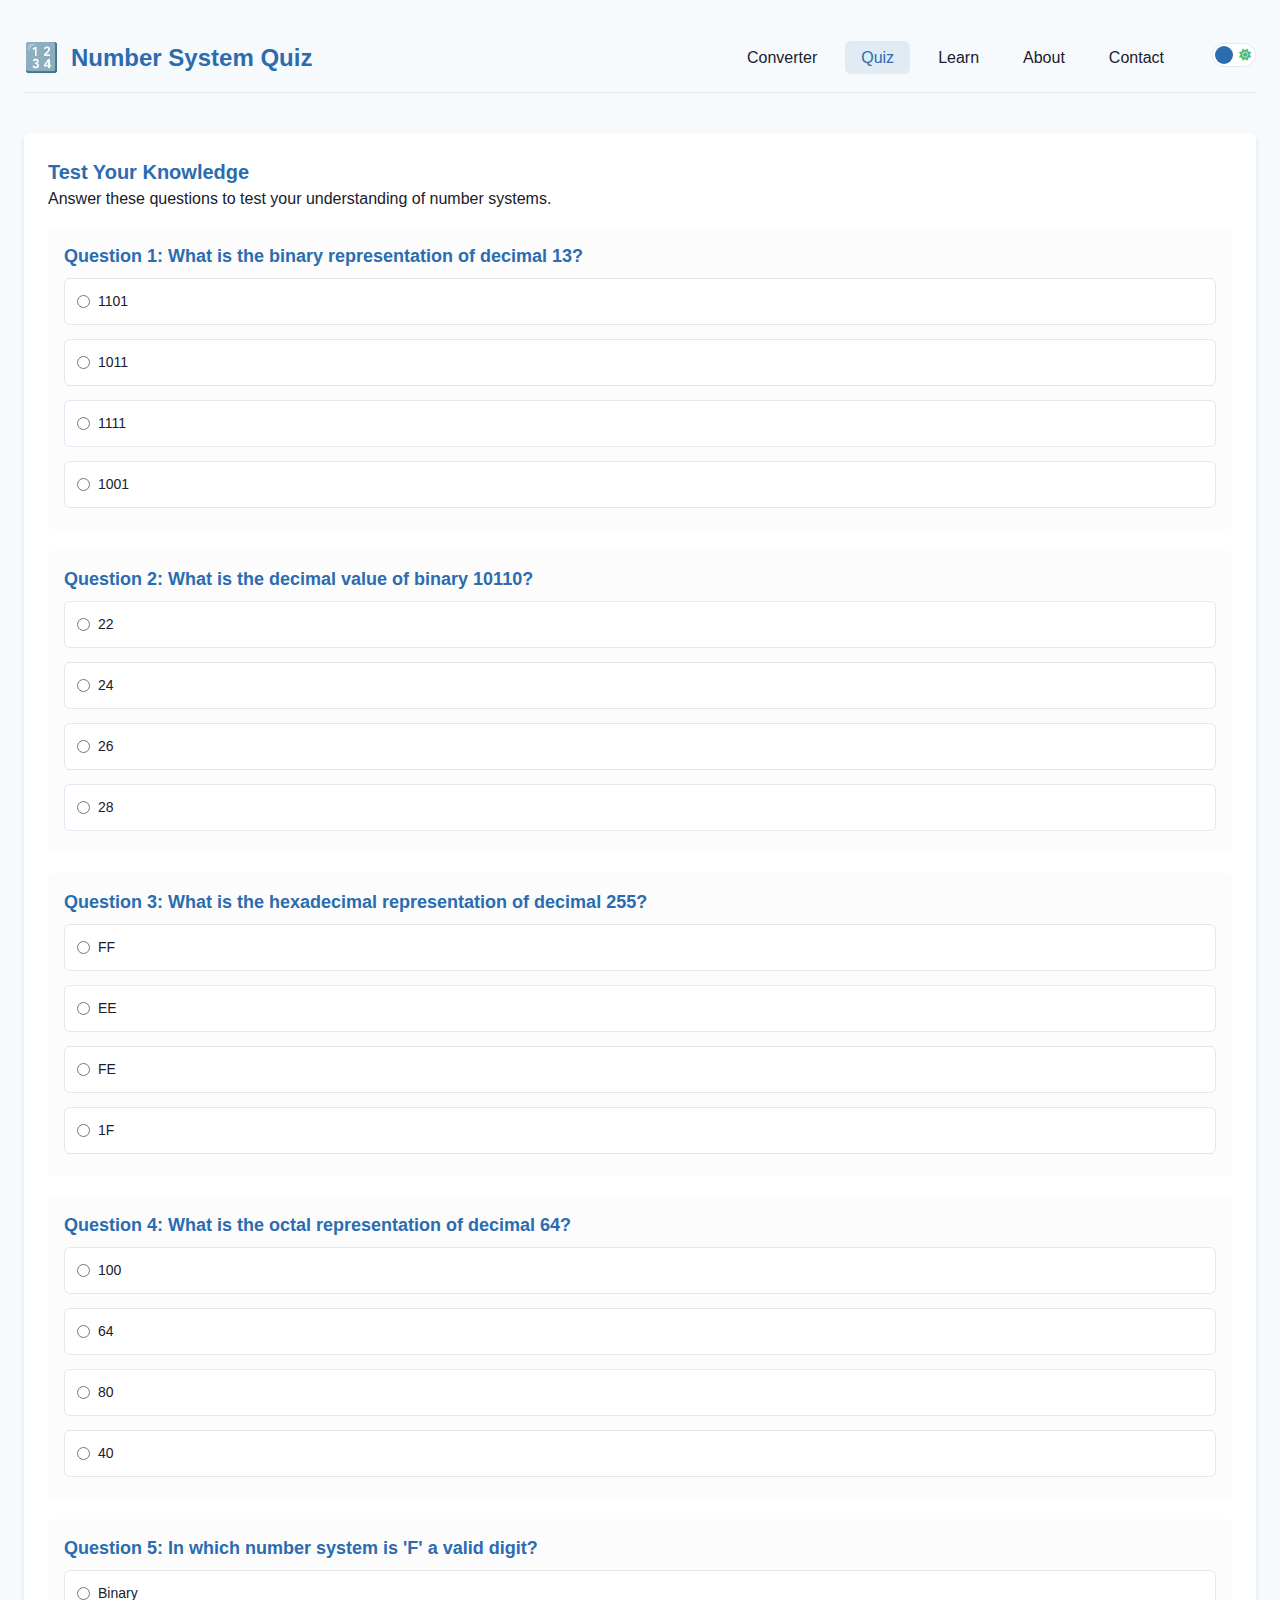
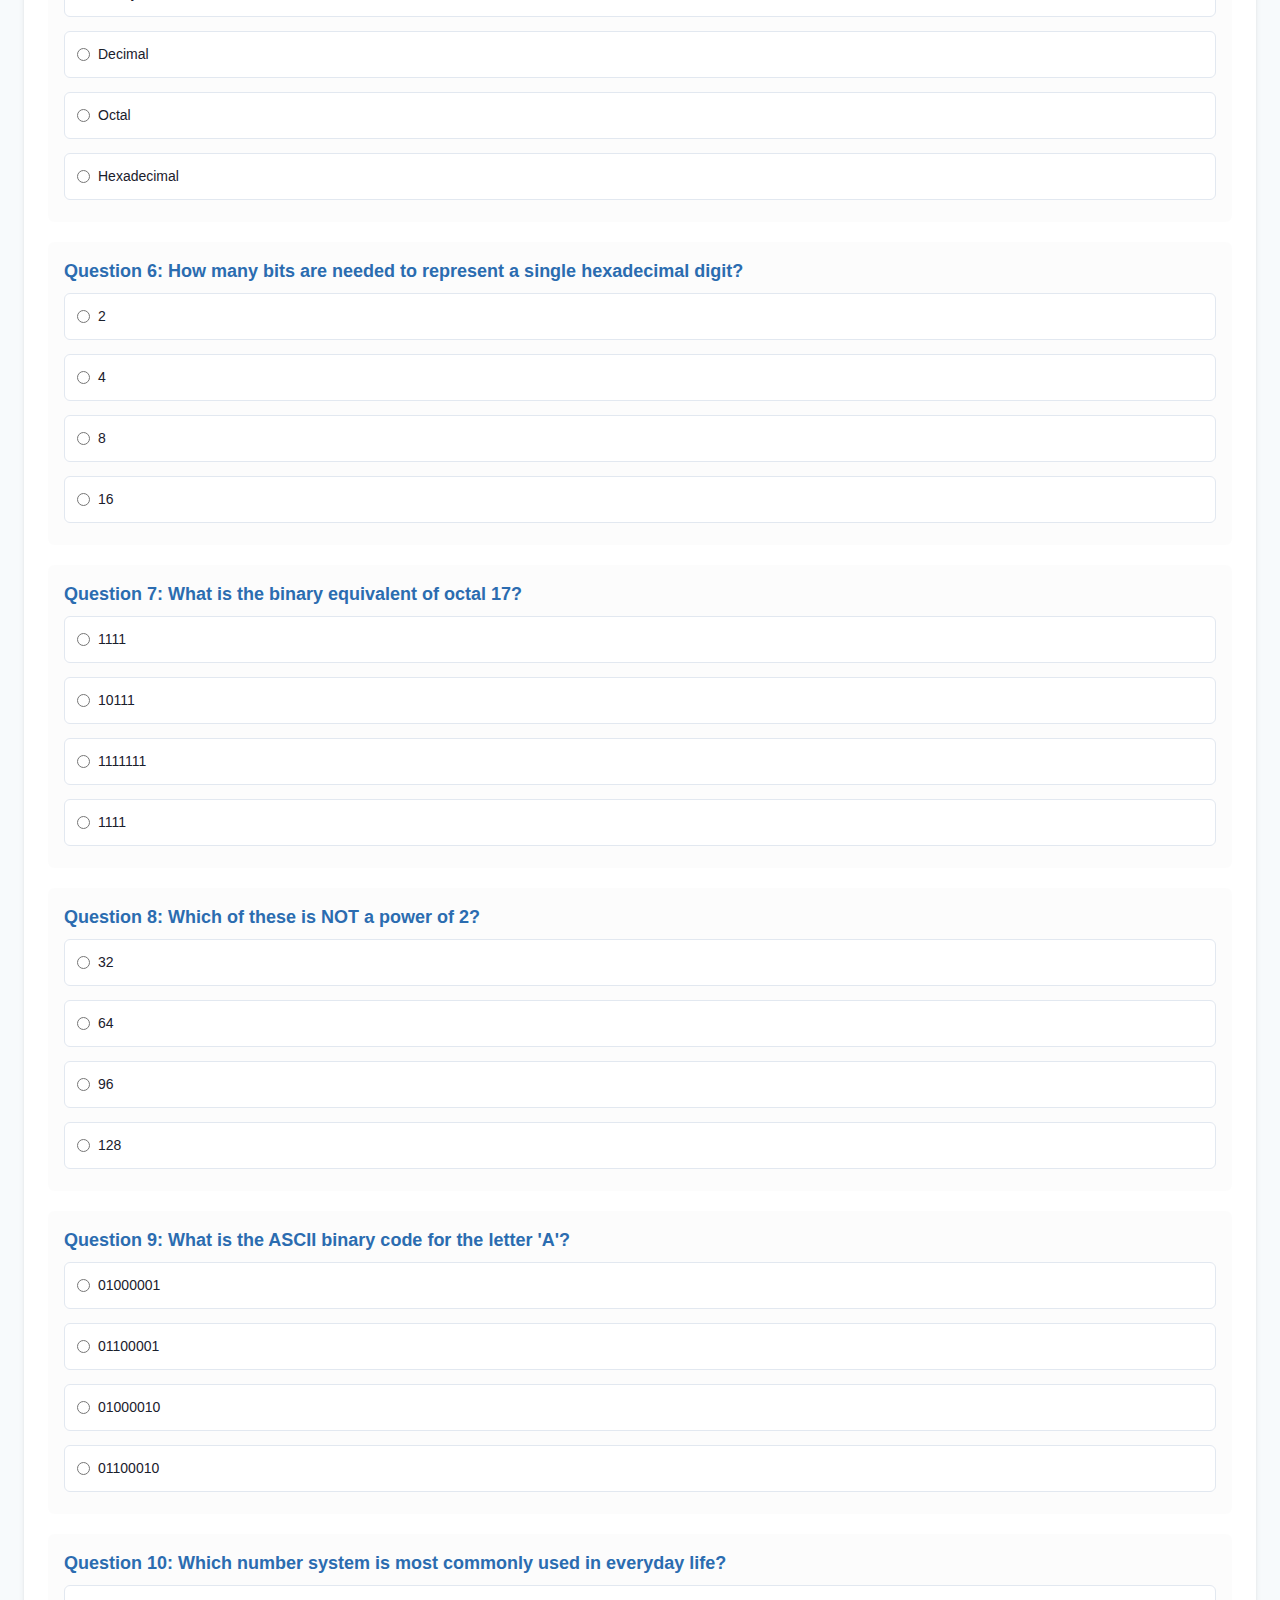
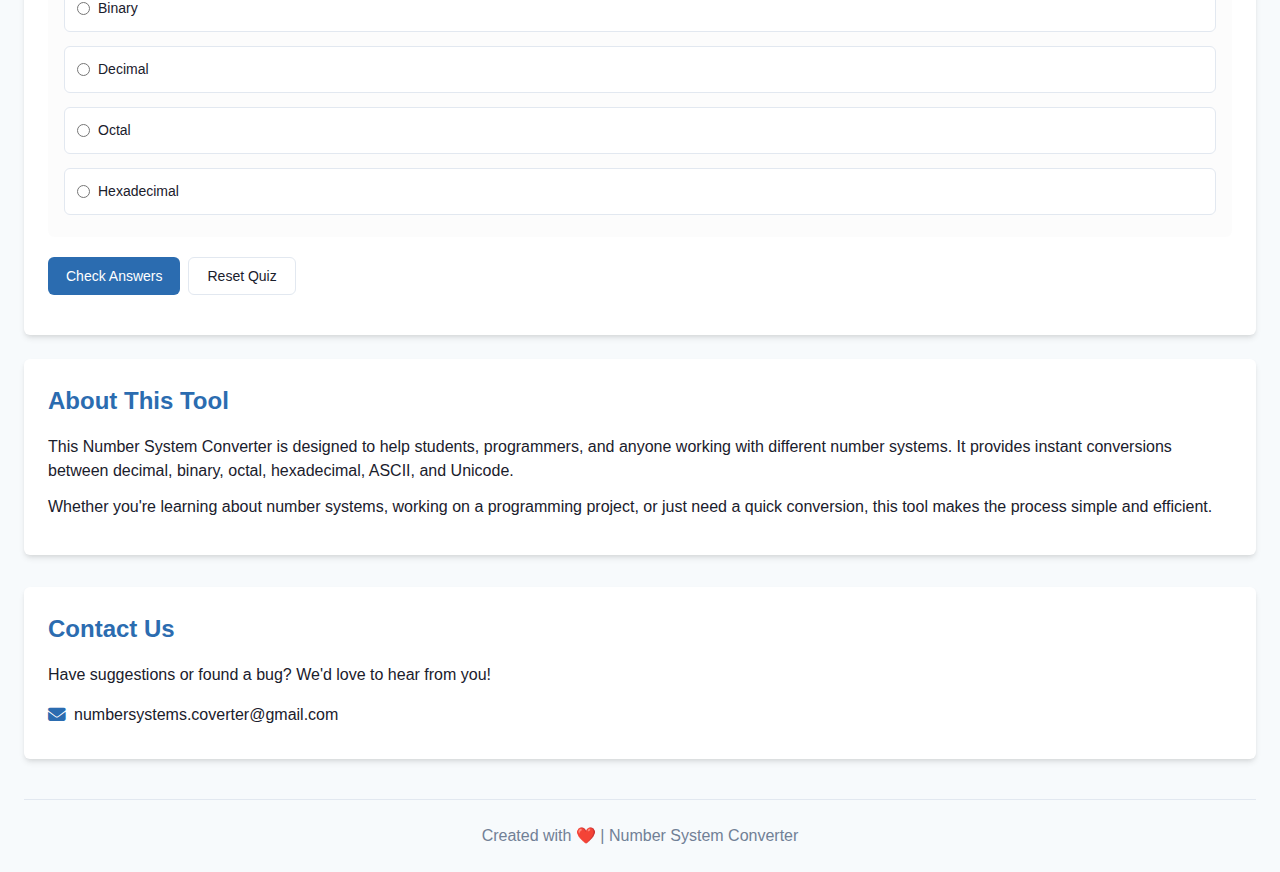
<file: numbersystems/quiz.html>
<!DOCTYPE html>
<html lang="en">
<head>
    <meta charset="UTF-8">
    <meta name="viewport" content="width=device-width, initial-scale=1.0">
    <title>Number System Quiz | Number System Converter</title>
    <link rel="stylesheet" href="styles.css">
    <link rel="preconnect" href="https://fonts.googleapis.com">
    <link rel="preconnect" href="https://fonts.gstatic.com" crossorigin>
    <link href="https://fonts.googleapis.com/css2?family=Poppins:wght@300;400;500;600;700&display=swap" rel="stylesheet">
    <link rel="stylesheet" href="https://cdnjs.cloudflare.com/ajax/libs/font-awesome/6.4.0/css/all.min.css">
    <link rel="icon" href="data:image/svg+xml,<svg xmlns=%22http://www.w3.org/2000/svg%22 viewBox=%220 0 100 100%22><text y=%22.9em%22 font-size=%2290%22>🔢</text></svg>">
</head>
<body>
    <div class="container">
        <header class="site-header">
            <div class="logo-container">
                <div class="logo">🔢</div>
                <h1>Number System Quiz</h1>
            </div>
            <nav class="main-nav">
                <ul>
                    <li><a href="index.html">Converter</a></li>
                    <li><a href="quiz.html" class="active">Quiz</a></li>
                    <li><a href="learn.html">Learn</a></li>
                    <li><a href="#about">About</a></li>
                    <li><a href="#contact">Contact</a></li>
                </ul>
            </nav>
            <div class="theme-toggle">
                <input type="checkbox" id="theme-toggle-checkbox">
                <label for="theme-toggle-checkbox" class="toggle-label">
                    <i class="fas fa-moon"></i>
                    <i class="fas fa-sun"></i>
                    <div class="toggle-ball"></div>
                </label>
            </div>
        </header>

        <main>
            <div class="quiz-card">
                <div class="quiz-header">
                    <h2>Test Your Knowledge</h2>
                    <p>Answer these questions to test your understanding of number systems.</p>
                </div>
                
                <div id="quiz-container">
                    <!-- Quiz questions will be inserted here by JavaScript -->
                </div>
                
                <div class="quiz-score" id="quiz-score"></div>
                
                <div class="buttons">
                    <button id="check-answers-btn" class="primary-btn">Check Answers</button>
                    <button id="reset-quiz-btn" class="secondary-btn">Reset Quiz</button>
                    <button id="back-to-top" class="back-to-top">Back to Top</button>
                </div>
            </div>
        </main>

        <section id="about" class="about-section">
            <div class="section-card">
                <h2>About This Tool</h2>
                <p>This Number System Converter is designed to help students, programmers, and anyone working with different number systems. It provides instant conversions between decimal, binary, octal, hexadecimal, ASCII, and Unicode.</p>
                <p>Whether you're learning about number systems, working on a programming project, or just need a quick conversion, this tool makes the process simple and efficient.</p>
            </div>
        </section>

        <section id="contact" class="contact-section">
            <div class="section-card">
                <h2>Contact Us</h2>
                <p>Have suggestions or found a bug? We'd love to hear from you!</p>
                <div class="contact-info">
                    <div class="contact-item">
                        <i class="fas fa-envelope"></i>
                        <span>numbersystems.coverter@gmail.com</span>
                    </div>
                </div>
            </div>
        </section>

        <footer>
            <p>Created with ❤️ | Number System Converter</p>
        </footer>
    </div>

    <script src="quiz.js"></script>
</body>
</html>
</file>
<file: styles.css>
:root {
    --primary-color: #2b6cb0; /* Professional blue */
    --secondary-color: #2d3748; /* Dark slate for depth */
    --accent-color: #48bb78; /* Vibrant green for accents */
    --text-color: #1a202c; /* Dark gray for text */
    --text-light: #718096; /* Lighter gray for secondary text */
    --background-color: #f7fafc; /* Light off-white background */
    --card-background: #ffffff; /* Clean white for cards */
    --border-color: #e2e8f0; /* Subtle gray border */
    --error-color: #e53e3e; /* Professional red for errors */
    --success-color: #38a169; /* Green for success states */
    --shadow: 0 4px 6px -1px rgba(0, 0, 0, 0.1), 0 2px 4px -1px rgba(0, 0, 0, 0.06);
    --shadow-hover: 0 10px 15px -3px rgba(0, 0, 0, 0.1), 0 4px 6px -2px rgba(0, 0, 0, 0.05);
    --border-radius: 6px; /* Slightly tighter radius for a modern look */
    --transition: all 0.2s ease-in-out; /* Faster transitions for responsiveness */
}

.dark-theme {
    --primary-color: #63b3ed; /* Lighter blue for dark mode */
    --secondary-color: #a0aec0; /* Light gray for dark mode */
    --accent-color: #68d391; /* Softer green for dark mode */
    --text-color: #e2e8f0; /* Light text for readability */
    --text-light: #a0aec0; /* Subtle gray for secondary text */
    --background-color: #1a202c; /* Dark background */
    --card-background: #2d3748; /* Darker card background */
    --border-color: #4a5568; /* Darker border */
    --shadow: 0 4px 6px -1px rgba(0, 0, 0, 0.3);
    --shadow-hover: 0 10px 15px -3px rgba(0, 0, 0, 0.3);
}

* {
    margin: 0;
    padding: 0;
    box-sizing: border-box;
}

body {
    font-family: 'Inter', -apple-system, BlinkMacSystemFont, 'Segoe UI', Roboto, sans-serif; /* Modern font stack */
    background-color: var(--background-color);
    color: var(--text-color);
    line-height: 1.5;
    transition: var(--transition);
}

.container {
    max-width: 1280px; /* Wider container for modern displays */
    margin: 0 auto;
    padding: 24px;
}

/* Header Styles */
.site-header {
    display: flex;
    justify-content: space-between;
    align-items: center;
    margin-bottom: 40px;
    padding: 16px 0;
    border-bottom: 1px solid var(--border-color);
    flex-wrap: wrap;
    gap: 16px;
}

.logo-container {
    display: flex;
    align-items: center;
    gap: 12px;
}

.logo {
    font-size: 1.75rem;
    line-height: 1;
}

h1 {
    font-size: 1.5rem;
    color: var(--primary-color);
    font-weight: 700;
    margin: 0;
}

/* Navigation Styles */
.main-nav {
    display: flex;
    align-items: center;
    margin-left: auto;
}

.main-nav ul {
    display: flex;
    list-style: none;
    gap: 12px;
    margin: 0;
    padding: 0;
}

.main-nav a {
    text-decoration: none;
    color: var(--text-color);
    font-weight: 500;
    padding: 8px 16px;
    border-radius: var(--border-radius);
    transition: var(--transition);
}

.main-nav a:hover,
.main-nav a.active {
    color: var(--primary-color);
    background-color: rgba(43, 108, 176, 0.1); /* Subtle hover background */
}

/* Theme Toggle Styles */
.theme-toggle {
    margin-left: 16px;
}

@media (max-width: 768px) {
    .site-header {
        flex-direction: column;
        align-items: flex-start;
    }

    .main-nav {
        width: 100%;
        margin-left: 0;
        overflow-x: auto;
    }

    .main-nav ul {
        width: max-content;
    }

    .theme-toggle {
        position: absolute;
        top: 16px;
        right: 16px;
        margin-left: 0;
    }
}

/* Hero Section */
.hero-section {
    background: linear-gradient(135deg, var(--primary-color), var(--secondary-color));
    color: white;
    padding: 48px 24px;
    border-radius: var(--border-radius);
    margin-bottom: 32px;
    text-align: center;
    box-shadow: var(--shadow);
}

.hero-content h2 {
    font-size: 2rem;
    margin-bottom: 12px;
    font-weight: 700;
}

.hero-content p {
    font-size: 1rem;
    max-width: 640px;
    margin: 0 auto;
    opacity: 0.9;
}

/* About and Contact Sections */
.section-card {
    background-color: var(--card-background);
    border-radius: var(--border-radius);
    box-shadow: var(--shadow);
    padding: 24px;
    margin-bottom: 32px;
    transition: var(--transition);
}

.section-card h2 {
    color: var(--primary-color);
    margin-bottom: 16px;
    font-size: 1.5rem;
    font-weight: 600;
}

.section-card p {
    margin-bottom: 12px;
}

.contact-info {
    margin-top: 16px;
}

.contact-item {
    display: flex;
    align-items: center;
    gap: 8px;
    margin-bottom: 8px;
}

.contact-item i {
    color: var(--primary-color);
    font-size: 1.1rem;
}

/* Footer Styles */
footer {
    text-align: center;
    margin-top: 40px;
    padding-top: 24px;
    border-top: 1px solid var(--border-color);
    color: var(--text-light);
}

.footer-content {
    display: flex;
    flex-direction: column;
    align-items: center;
    gap: 16px;
}

.footer-links {
    display: flex;
    gap: 16px;
    flex-wrap: wrap;
    justify-content: center;
}

.footer-links a {
    color: var(--text-color);
    text-decoration: none;
    transition: var(--transition);
}

.footer-links a:hover {
    color: var(--primary-color);
}

/* Theme Toggle */
.theme-toggle {
    position: relative;
}

#theme-toggle-checkbox {
    opacity: 0;
    position: absolute;
}

.toggle-label {
    background-color: var(--card-background);
    border: 1px solid var(--border-color);
    border-radius: 16px;
    cursor: pointer;
    display: flex;
    align-items: center;
    justify-content: space-between;
    padding: 4px;
    position: relative;
    height: 24px;
    width: 44px;
    transform: scale(1);
}

.toggle-ball {
    background-color: var(--primary-color);
    border-radius: 50%;
    position: absolute;
    top: 2px;
    left: 2px;
    height: 18px;
    width: 18px;
    transition: var(--transition);
}

#theme-toggle-checkbox:checked + .toggle-label .toggle-ball {
    transform: translateX(20px);
}

.fa-moon, .fa-sun {
    color: var(--accent-color);
    font-size: 12px;
}

.converter-card, .quiz-card, .learn-card {
    background-color: var(--card-background);
    border-radius: var(--border-radius);
    box-shadow: var(--shadow);
    padding: 24px;
    margin-bottom: 24px;
    transition: var(--transition);
}

.converter-header, .quiz-header, .learn-header {
    margin-bottom: 16px;
}

.converter-header h2, .quiz-header h2, .learn-header h2 {
    color: var(--primary-color);
    font-size: 1.25rem;
    font-weight: 600;
}

.conversion-type, .input-section {
    margin-bottom: 16px;
}

label {
    display: block;
    margin-bottom: 6px;
    font-weight: 500;
    font-size: 0.875rem;
}

select, input {
    width: 100%;
    padding: 10px;
    border: 1px solid var(--border-color);
    border-radius: var(--border-radius);
    background-color: var(--card-background);
    color: var(--text-color);
    font-family: 'Inter', sans-serif;
    font-size: 0.875rem;
    transition: var(--transition);
}

select:focus, input:focus {
    outline: none;
    border-color: var(--primary-color);
    box-shadow: 0 0 0 3px rgba(43, 108, 176, 0.2);
}

/* Tooltip styles */
.tooltip-icon {
    display: inline-block;
    margin-left: 4px;
    position: relative;
    color: var(--primary-color);
    cursor: help;
}

.tooltip-icon i {
    font-size: 0.875rem;
}

.tooltip-icon:hover::after {
    content: attr(data-tooltip);
    position: absolute;
    bottom: 130%;
    left: 50%;
    transform: translateX(-50%);
    background-color: var(--card-background);
    color: var(--text-color);
    text-align: center;
    border-radius: var(--border-radius);
    padding: 8px 12px;
    width: 220px;
    box-shadow: var(--shadow);
    border: 1px solid var(--border-color);
    z-index: 1;
    font-size: 0.75rem;
}

.tooltip-icon:hover::before {
    content: "";
    position: absolute;
    top: -6px;
    left: 50%;
    transform: translateX(-50%);
    border-width: 6px;
    border-style: solid;
    border-color: var(--border-color) transparent transparent transparent;
    z-index: 1;
}

/* Quiz styles improvements */
.quiz-explanation {
    margin-top: 8px;
    padding: 12px;
    background-color: rgba(0, 0, 0, 0.02);
    border-radius: var(--border-radius);
    border-left: 4px solid var(--primary-color);
    font-size: 0.875rem;
}

.quiz-question.correct {
    border-left: 4px solid var(--success-color);
}

.quiz-question.incorrect {
    border-left: 4px solid var(--error-color);
}

.quiz-score.excellent {
    color: var(--success-color);
}

.quiz-score.good {
    color: #ecc94b; /* Warm yellow for good scores */
}

.quiz-score.needs-improvement {
    color: var(--error-color);
}

.quiz-score.warning {
    color: #ecc94b;
}

/* Learn page improvements */
.learn-section h4 {
    color: var(--secondary-color);
    margin: 12px 0 8px;
    font-size: 1rem;
    font-weight: 600;
}

.learn-section code {
    background-color: rgba(0, 0, 0, 0.04);
    padding: 2px 6px;
    border-radius: 4px;
    font-family: 'JetBrains Mono', monospace;
    font-size: 0.875rem;
}

.learn-section ul, .learn-section ol {
    margin-left: 24px;
    margin-bottom: 12px;
}

.learn-section li {
    margin-bottom: 6px;
}

.learn-section table {
    width: 100%;
    border-collapse: collapse;
    margin: 16px 0;
}

.learn-section th, .learn-section td {
    border: 1px solid var(--border-color);
    padding: 10px 12px;
    text-align: left;
}

.learn-section th {
    background-color: rgba(0, 0, 0, 0.02);
    font-weight: 600;
}

.learn-section tr:nth-child(even) {
    background-color: rgba(0, 0, 0, 0.01);
}

/* Navigation styles */
.error-message {
    color: var(--error-color);
    font-size: 0.875rem;
    margin-top: 4px;
    min-height: 20px;
}

.buttons {
    display: flex;
    gap: 8px;
    margin-bottom: 16px;
}

button {
    cursor: pointer;
    font-family: 'Inter', sans-serif;
    font-weight: 500;
    border: none;
    border-radius: var(--border-radius);
    transition: var(--transition);
}

.primary-btn {
    background-color: var(--primary-color);
    color: white;
    padding: 10px 18px;
    font-size: 0.875rem;
}

.secondary-btn {
    background-color: transparent;
    color: var(--text-color);
    border: 1px solid var(--border-color);
    padding: 10px 18px;
    font-size: 0.875rem;
}

.primary-btn:hover {
    background-color: var(--secondary-color);
}

.secondary-btn:hover {
    background-color: rgba(0, 0, 0, 0.05);
}

.results-section {
    background-color: rgba(0, 0, 0, 0.02);
    border-radius: var(--border-radius);
    padding: 16px;
}

.results-section h3 {
    margin-bottom: 12px;
    color: var(--primary-color);
    font-size: 1.125rem;
}

.result-container {
    display: flex;
    align-items: center;
    margin-bottom: 8px;
    padding: 12px;
    background-color: var(--card-background);
    border-radius: var(--border-radius);
    border: 1px solid var(--border-color);
}

.result-label {
    font-weight: 600;
    min-width: 100px;
    font-size: 0.875rem;
}

.result-value {
    flex-grow: 1;
    word-break: break-all;
    padding: 0 8px;
    font-size: 0.875rem;
}

.copy-btn {
    background-color: transparent;
    color: var(--primary-color);
    padding: 6px 12px;
    border-radius: var(--border-radius);
    font-size: 0.875rem;
}

.copy-btn:hover {
    background-color: rgba(43, 108, 176, 0.1);
}

/* Quiz styles */
.quiz-question {
    margin-bottom: 20px;
    padding: 16px;
    background-color: rgba(0, 0, 0, 0.01);
    border-radius: var(--border-radius);
}

.quiz-question h3 {
    margin-bottom: 8px;
    color: var(--primary-color);
    font-size: 1.125rem;
}

.quiz-options {
    display: flex;
    flex-direction: column;
    gap: 8px;
}

.quiz-option {
    display: flex;
    align-items: center;
    padding: 12px;
    background-color: var(--card-background);
    border: 1px solid var(--border-color);
    border-radius: var(--border-radius);
    cursor: pointer;
    transition: var(--transition);
}

.quiz-option:hover {
    background-color: rgba(43, 108, 176, 0.05);
}

.quiz-option.correct {
    background-color: rgba(56, 161, 105, 0.1);
    border-color: var(--success-color);
}

.quiz-option.incorrect {
    background-color: rgba(229, 62, 62, 0.1);
    border-color: var(--error-color);
}

.quiz-option input {
    margin-right: 8px;
    width: auto;
}

.quiz-feedback {
    margin-top: 8px;
    padding: 10px;
    border-radius: var(--border-radius);
    display: none;
}

.quiz-feedback.correct {
    background-color: rgba(56, 161, 105, 0.1);
    color: var(--success-color);
    display: block;
}

.quiz-feedback.incorrect {
    background-color: rgba(229, 62, 62, 0.1);
    color: var(--error-color);
    display: block;
}

.quiz-score {
    text-align: center;
    font-size: 1.125rem;
    margin: 16px 0;
    font-weight: 600;
}

/* Learn page styles */
.learn-section {
    margin-bottom: 24px;
}

.learn-section h3 {
    color: var(--primary-color);
    margin-bottom: 12px;
    font-size: 1.25rem;
}

.learn-section p {
    margin-bottom: 12px;
}

.example-table {
    width: 100%;
    border-collapse: collapse;
    margin: 16px 0;
}

.example-table th, .example-table td {
    border: 1px solid var(--border-color);
    padding: 10px 12px;
    text-align: left;
}

.example-table th {
    background-color: rgba(0, 0, 0, 0.02);
}

@media (max-width: 768px) {
    .container {
        padding: 16px;
    }
    
    header {
        flex-direction: column;
        gap: 12px;
        align-items: flex-start;
    }
    
    .main-nav {
        width: 100%;
        overflow-x: auto;
    }
    
    .main-nav ul {
        width: max-content;
    }
    
    h1 {
        font-size: 1.25rem;
    }
    
    .converter-card, .quiz-card, .learn-card {
        padding: 16px;
    }
    
    .result-container {
        flex-direction: column;
        align-items: flex-start;
    }
    
    .result-label {
        margin-bottom: 4px;
    }
    
    .result-value {
        margin-bottom: 4px;
        padding: 0;
    }
    
    .copy-btn {
        align-self: flex-end;
    }
}

.spinner {
    display: none;
    width: 40px;
    height: 40px;
    border: 4px solid var(--bg-secondary);
    border-top: 4px solid var(--primary-color);
    border-radius: 50%;
    animation: spin 1s linear infinite;
    margin: 10px auto;
}

@keyframes spin {
    0% { transform: rotate(0deg); }
    100% { transform: rotate(360deg); }
}

.mini-converter {
    background: var(--bg-secondary);
    padding: 15px;
    border-radius: 8px;
    margin: 15px 0;
}

.mini-converter input {
    width: 100%;
    margin-bottom: 10px;
    padding: 8px;
    border: 1px solid var(--border-color);
    border-radius: 4px;
    background: var(--bg-primary);
    color: var(--text-primary);
}

.mini-converter .result {
    font-family: 'JetBrains Mono', monospace;
    margin-top: 10px;
    padding: 8px;
    background: var(--bg-primary);
    border-radius: 4px;
}
.back-to-top {
    position: fixed;
    bottom: 20px;
    right: 20px;
    display: none;
    background-color: #333;
    color: #fff;
    padding: 10px;
    border-radius: 5px;
    cursor: pointer;
}
.back-to-top:hover {
    background-color: #555;
}
.hero-link {
  color: #fff;
  font-weight: 600;
  text-decoration: underline;
  margin: 0 8px;
}

.hero-link:hover {
  color: #e0e0e0;
  text-decoration: none;
}
</file>
<file: numbersystems/styles.css>
:root {
    --primary-color: #2b6cb0; /* Professional blue */
    --secondary-color: #2d3748; /* Dark slate for depth */
    --accent-color: #48bb78; /* Vibrant green for accents */
    --text-color: #1a202c; /* Dark gray for text */
    --text-light: #718096; /* Lighter gray for secondary text */
    --background-color: #f7fafc; /* Light off-white background */
    --card-background: #ffffff; /* Clean white for cards */
    --border-color: #e2e8f0; /* Subtle gray border */
    --error-color: #e53e3e; /* Professional red for errors */
    --success-color: #38a169; /* Green for success states */
    --shadow: 0 4px 6px -1px rgba(0, 0, 0, 0.1), 0 2px 4px -1px rgba(0, 0, 0, 0.06);
    --shadow-hover: 0 10px 15px -3px rgba(0, 0, 0, 0.1), 0 4px 6px -2px rgba(0, 0, 0, 0.05);
    --border-radius: 6px; /* Slightly tighter radius for a modern look */
    --transition: all 0.2s ease-in-out; /* Faster transitions for responsiveness */
}

.dark-theme {
    --primary-color: #63b3ed; /* Lighter blue for dark mode */
    --secondary-color: #a0aec0; /* Light gray for dark mode */
    --accent-color: #68d391; /* Softer green for dark mode */
    --text-color: #e2e8f0; /* Light text for readability */
    --text-light: #a0aec0; /* Subtle gray for secondary text */
    --background-color: #1a202c; /* Dark background */
    --card-background: #2d3748; /* Darker card background */
    --border-color: #4a5568; /* Darker border */
    --shadow: 0 4px 6px -1px rgba(0, 0, 0, 0.3);
    --shadow-hover: 0 10px 15px -3px rgba(0, 0, 0, 0.3);
}

* {
    margin: 0;
    padding: 0;
    box-sizing: border-box;
}

body {
    font-family: 'Inter', -apple-system, BlinkMacSystemFont, 'Segoe UI', Roboto, sans-serif; /* Modern font stack */
    background-color: var(--background-color);
    color: var(--text-color);
    line-height: 1.5;
    transition: var(--transition);
}

.container {
    max-width: 1280px; /* Wider container for modern displays */
    margin: 0 auto;
    padding: 24px;
}

/* Header Styles */
.site-header {
    display: flex;
    justify-content: space-between;
    align-items: center;
    margin-bottom: 40px;
    padding: 16px 0;
    border-bottom: 1px solid var(--border-color);
    flex-wrap: wrap;
    gap: 16px;
}

.logo-container {
    display: flex;
    align-items: center;
    gap: 12px;
}

.logo {
    font-size: 1.75rem;
    line-height: 1;
}

h1 {
    font-size: 1.5rem;
    color: var(--primary-color);
    font-weight: 700;
    margin: 0;
}

/* Navigation Styles */
.main-nav {
    display: flex;
    align-items: center;
    margin-left: auto;
}

.main-nav ul {
    display: flex;
    list-style: none;
    gap: 12px;
    margin: 0;
    padding: 0;
}

.main-nav a {
    text-decoration: none;
    color: var(--text-color);
    font-weight: 500;
    padding: 8px 16px;
    border-radius: var(--border-radius);
    transition: var(--transition);
}

.main-nav a:hover,
.main-nav a.active {
    color: var(--primary-color);
    background-color: rgba(43, 108, 176, 0.1); /* Subtle hover background */
}

/* Theme Toggle Styles */
.theme-toggle {
    margin-left: 16px;
}

@media (max-width: 768px) {
    .site-header {
        flex-direction: column;
        align-items: flex-start;
    }

    .main-nav {
        width: 100%;
        margin-left: 0;
        overflow-x: auto;
    }

    .main-nav ul {
        width: max-content;
    }

    .theme-toggle {
        position: absolute;
        top: 16px;
        right: 16px;
        margin-left: 0;
    }
}

/* Hero Section */
.hero-section {
    background: linear-gradient(135deg, var(--primary-color), var(--secondary-color));
    color: white;
    padding: 48px 24px;
    border-radius: var(--border-radius);
    margin-bottom: 32px;
    text-align: center;
    box-shadow: var(--shadow);
}

.hero-content h2 {
    font-size: 2rem;
    margin-bottom: 12px;
    font-weight: 700;
}

.hero-content p {
    font-size: 1rem;
    max-width: 640px;
    margin: 0 auto;
    opacity: 0.9;
}

/* About and Contact Sections */
.section-card {
    background-color: var(--card-background);
    border-radius: var(--border-radius);
    box-shadow: var(--shadow);
    padding: 24px;
    margin-bottom: 32px;
    transition: var(--transition);
}

.section-card h2 {
    color: var(--primary-color);
    margin-bottom: 16px;
    font-size: 1.5rem;
    font-weight: 600;
}

.section-card p {
    margin-bottom: 12px;
}

.contact-info {
    margin-top: 16px;
}

.contact-item {
    display: flex;
    align-items: center;
    gap: 8px;
    margin-bottom: 8px;
}

.contact-item i {
    color: var(--primary-color);
    font-size: 1.1rem;
}

/* Footer Styles */
footer {
    text-align: center;
    margin-top: 40px;
    padding-top: 24px;
    border-top: 1px solid var(--border-color);
    color: var(--text-light);
}

.footer-content {
    display: flex;
    flex-direction: column;
    align-items: center;
    gap: 16px;
}

.footer-links {
    display: flex;
    gap: 16px;
    flex-wrap: wrap;
    justify-content: center;
}

.footer-links a {
    color: var(--text-color);
    text-decoration: none;
    transition: var(--transition);
}

.footer-links a:hover {
    color: var(--primary-color);
}

/* Theme Toggle */
.theme-toggle {
    position: relative;
}

#theme-toggle-checkbox {
    opacity: 0;
    position: absolute;
}

.toggle-label {
    background-color: var(--card-background);
    border: 1px solid var(--border-color);
    border-radius: 16px;
    cursor: pointer;
    display: flex;
    align-items: center;
    justify-content: space-between;
    padding: 4px;
    position: relative;
    height: 24px;
    width: 44px;
    transform: scale(1);
}

.toggle-ball {
    background-color: var(--primary-color);
    border-radius: 50%;
    position: absolute;
    top: 2px;
    left: 2px;
    height: 18px;
    width: 18px;
    transition: var(--transition);
}

#theme-toggle-checkbox:checked + .toggle-label .toggle-ball {
    transform: translateX(20px);
}

.fa-moon, .fa-sun {
    color: var(--accent-color);
    font-size: 12px;
}

.converter-card, .quiz-card, .learn-card {
    background-color: var(--card-background);
    border-radius: var(--border-radius);
    box-shadow: var(--shadow);
    padding: 24px;
    margin-bottom: 24px;
    transition: var(--transition);
}

.converter-header, .quiz-header, .learn-header {
    margin-bottom: 16px;
}

.converter-header h2, .quiz-header h2, .learn-header h2 {
    color: var(--primary-color);
    font-size: 1.25rem;
    font-weight: 600;
}

.conversion-type, .input-section {
    margin-bottom: 16px;
}

label {
    display: block;
    margin-bottom: 6px;
    font-weight: 500;
    font-size: 0.875rem;
}

select, input {
    width: 100%;
    padding: 10px;
    border: 1px solid var(--border-color);
    border-radius: var(--border-radius);
    background-color: var(--card-background);
    color: var(--text-color);
    font-family: 'Inter', sans-serif;
    font-size: 0.875rem;
    transition: var(--transition);
}

select:focus, input:focus {
    outline: none;
    border-color: var(--primary-color);
    box-shadow: 0 0 0 3px rgba(43, 108, 176, 0.2);
}

/* Tooltip styles */
.tooltip-icon {
    display: inline-block;
    margin-left: 4px;
    position: relative;
    color: var(--primary-color);
    cursor: help;
}

.tooltip-icon i {
    font-size: 0.875rem;
}

.tooltip-icon:hover::after {
    content: attr(data-tooltip);
    position: absolute;
    bottom: 130%;
    left: 50%;
    transform: translateX(-50%);
    background-color: var(--card-background);
    color: var(--text-color);
    text-align: center;
    border-radius: var(--border-radius);
    padding: 8px 12px;
    width: 220px;
    box-shadow: var(--shadow);
    border: 1px solid var(--border-color);
    z-index: 1;
    font-size: 0.75rem;
}

.tooltip-icon:hover::before {
    content: "";
    position: absolute;
    top: -6px;
    left: 50%;
    transform: translateX(-50%);
    border-width: 6px;
    border-style: solid;
    border-color: var(--border-color) transparent transparent transparent;
    z-index: 1;
}

/* Quiz styles improvements */
.quiz-explanation {
    margin-top: 8px;
    padding: 12px;
    background-color: rgba(0, 0, 0, 0.02);
    border-radius: var(--border-radius);
    border-left: 4px solid var(--primary-color);
    font-size: 0.875rem;
}

.quiz-question.correct {
    border-left: 4px solid var(--success-color);
}

.quiz-question.incorrect {
    border-left: 4px solid var(--error-color);
}

.quiz-score.excellent {
    color: var(--success-color);
}

.quiz-score.good {
    color: #ecc94b; /* Warm yellow for good scores */
}

.quiz-score.needs-improvement {
    color: var(--error-color);
}

.quiz-score.warning {
    color: #ecc94b;
}

/* Learn page improvements */
.learn-section h4 {
    color: var(--secondary-color);
    margin: 12px 0 8px;
    font-size: 1rem;
    font-weight: 600;
}

.learn-section code {
    background-color: rgba(0, 0, 0, 0.04);
    padding: 2px 6px;
    border-radius: 4px;
    font-family: 'JetBrains Mono', monospace;
    font-size: 0.875rem;
}

.learn-section ul, .learn-section ol {
    margin-left: 24px;
    margin-bottom: 12px;
}

.learn-section li {
    margin-bottom: 6px;
}

.learn-section table {
    width: 100%;
    border-collapse: collapse;
    margin: 16px 0;
}

.learn-section th, .learn-section td {
    border: 1px solid var(--border-color);
    padding: 10px 12px;
    text-align: left;
}

.learn-section th {
    background-color: rgba(0, 0, 0, 0.02);
    font-weight: 600;
}

.learn-section tr:nth-child(even) {
    background-color: rgba(0, 0, 0, 0.01);
}

/* Navigation styles */
.error-message {
    color: var(--error-color);
    font-size: 0.875rem;
    margin-top: 4px;
    min-height: 20px;
}

.buttons {
    display: flex;
    gap: 8px;
    margin-bottom: 16px;
}

button {
    cursor: pointer;
    font-family: 'Inter', sans-serif;
    font-weight: 500;
    border: none;
    border-radius: var(--border-radius);
    transition: var(--transition);
}

.primary-btn {
    background-color: var(--primary-color);
    color: white;
    padding: 10px 18px;
    font-size: 0.875rem;
}

.secondary-btn {
    background-color: transparent;
    color: var(--text-color);
    border: 1px solid var(--border-color);
    padding: 10px 18px;
    font-size: 0.875rem;
}

.primary-btn:hover {
    background-color: var(--secondary-color);
}

.secondary-btn:hover {
    background-color: rgba(0, 0, 0, 0.05);
}

.results-section {
    background-color: rgba(0, 0, 0, 0.02);
    border-radius: var(--border-radius);
    padding: 16px;
}

.results-section h3 {
    margin-bottom: 12px;
    color: var(--primary-color);
    font-size: 1.125rem;
}

.result-container {
    display: flex;
    align-items: center;
    margin-bottom: 8px;
    padding: 12px;
    background-color: var(--card-background);
    border-radius: var(--border-radius);
    border: 1px solid var(--border-color);
}

.result-label {
    font-weight: 600;
    min-width: 100px;
    font-size: 0.875rem;
}

.result-value {
    flex-grow: 1;
    word-break: break-all;
    padding: 0 8px;
    font-size: 0.875rem;
}

.copy-btn {
    background-color: transparent;
    color: var(--primary-color);
    padding: 6px 12px;
    border-radius: var(--border-radius);
    font-size: 0.875rem;
}

.copy-btn:hover {
    background-color: rgba(43, 108, 176, 0.1);
}

/* Quiz styles */
.quiz-question {
    margin-bottom: 20px;
    padding: 16px;
    background-color: rgba(0, 0, 0, 0.01);
    border-radius: var(--border-radius);
}

.quiz-question h3 {
    margin-bottom: 8px;
    color: var(--primary-color);
    font-size: 1.125rem;
}

.quiz-options {
    display: flex;
    flex-direction: column;
    gap: 8px;
}

.quiz-option {
    display: flex;
    align-items: center;
    padding: 12px;
    background-color: var(--card-background);
    border: 1px solid var(--border-color);
    border-radius: var(--border-radius);
    cursor: pointer;
    transition: var(--transition);
}

.quiz-option:hover {
    background-color: rgba(43, 108, 176, 0.05);
}

.quiz-option.correct {
    background-color: rgba(56, 161, 105, 0.1);
    border-color: var(--success-color);
}

.quiz-option.incorrect {
    background-color: rgba(229, 62, 62, 0.1);
    border-color: var(--error-color);
}

.quiz-option input {
    margin-right: 8px;
    width: auto;
}

.quiz-feedback {
    margin-top: 8px;
    padding: 10px;
    border-radius: var(--border-radius);
    display: none;
}

.quiz-feedback.correct {
    background-color: rgba(56, 161, 105, 0.1);
    color: var(--success-color);
    display: block;
}

.quiz-feedback.incorrect {
    background-color: rgba(229, 62, 62, 0.1);
    color: var(--error-color);
    display: block;
}

.quiz-score {
    text-align: center;
    font-size: 1.125rem;
    margin: 16px 0;
    font-weight: 600;
}

/* Learn page styles */
.learn-section {
    margin-bottom: 24px;
}

.learn-section h3 {
    color: var(--primary-color);
    margin-bottom: 12px;
    font-size: 1.25rem;
}

.learn-section p {
    margin-bottom: 12px;
}

.example-table {
    width: 100%;
    border-collapse: collapse;
    margin: 16px 0;
}

.example-table th, .example-table td {
    border: 1px solid var(--border-color);
    padding: 10px 12px;
    text-align: left;
}

.example-table th {
    background-color: rgba(0, 0, 0, 0.02);
}

@media (max-width: 768px) {
    .container {
        padding: 16px;
    }
    
    header {
        flex-direction: column;
        gap: 12px;
        align-items: flex-start;
    }
    
    .main-nav {
        width: 100%;
        overflow-x: auto;
    }
    
    .main-nav ul {
        width: max-content;
    }
    
    h1 {
        font-size: 1.25rem;
    }
    
    .converter-card, .quiz-card, .learn-card {
        padding: 16px;
    }
    
    .result-container {
        flex-direction: column;
        align-items: flex-start;
    }
    
    .result-label {
        margin-bottom: 4px;
    }
    
    .result-value {
        margin-bottom: 4px;
        padding: 0;
    }
    
    .copy-btn {
        align-self: flex-end;
    }
}

.spinner {
    display: none;
    width: 40px;
    height: 40px;
    border: 4px solid var(--bg-secondary);
    border-top: 4px solid var(--primary-color);
    border-radius: 50%;
    animation: spin 1s linear infinite;
    margin: 10px auto;
}

@keyframes spin {
    0% { transform: rotate(0deg); }
    100% { transform: rotate(360deg); }
}

.mini-converter {
    background: var(--bg-secondary);
    padding: 15px;
    border-radius: 8px;
    margin: 15px 0;
}

.mini-converter input {
    width: 100%;
    margin-bottom: 10px;
    padding: 8px;
    border: 1px solid var(--border-color);
    border-radius: 4px;
    background: var(--bg-primary);
    color: var(--text-primary);
}

.mini-converter .result {
    font-family: 'JetBrains Mono', monospace;
    margin-top: 10px;
    padding: 8px;
    background: var(--bg-primary);
    border-radius: 4px;
}
.back-to-top {
    position: fixed;
    bottom: 20px;
    right: 20px;
    display: none;
    background-color: #333;
    color: #fff;
    padding: 10px;
    border-radius: 5px;
    cursor: pointer;
}
.back-to-top:hover {
    background-color: #555;
}
</file>
